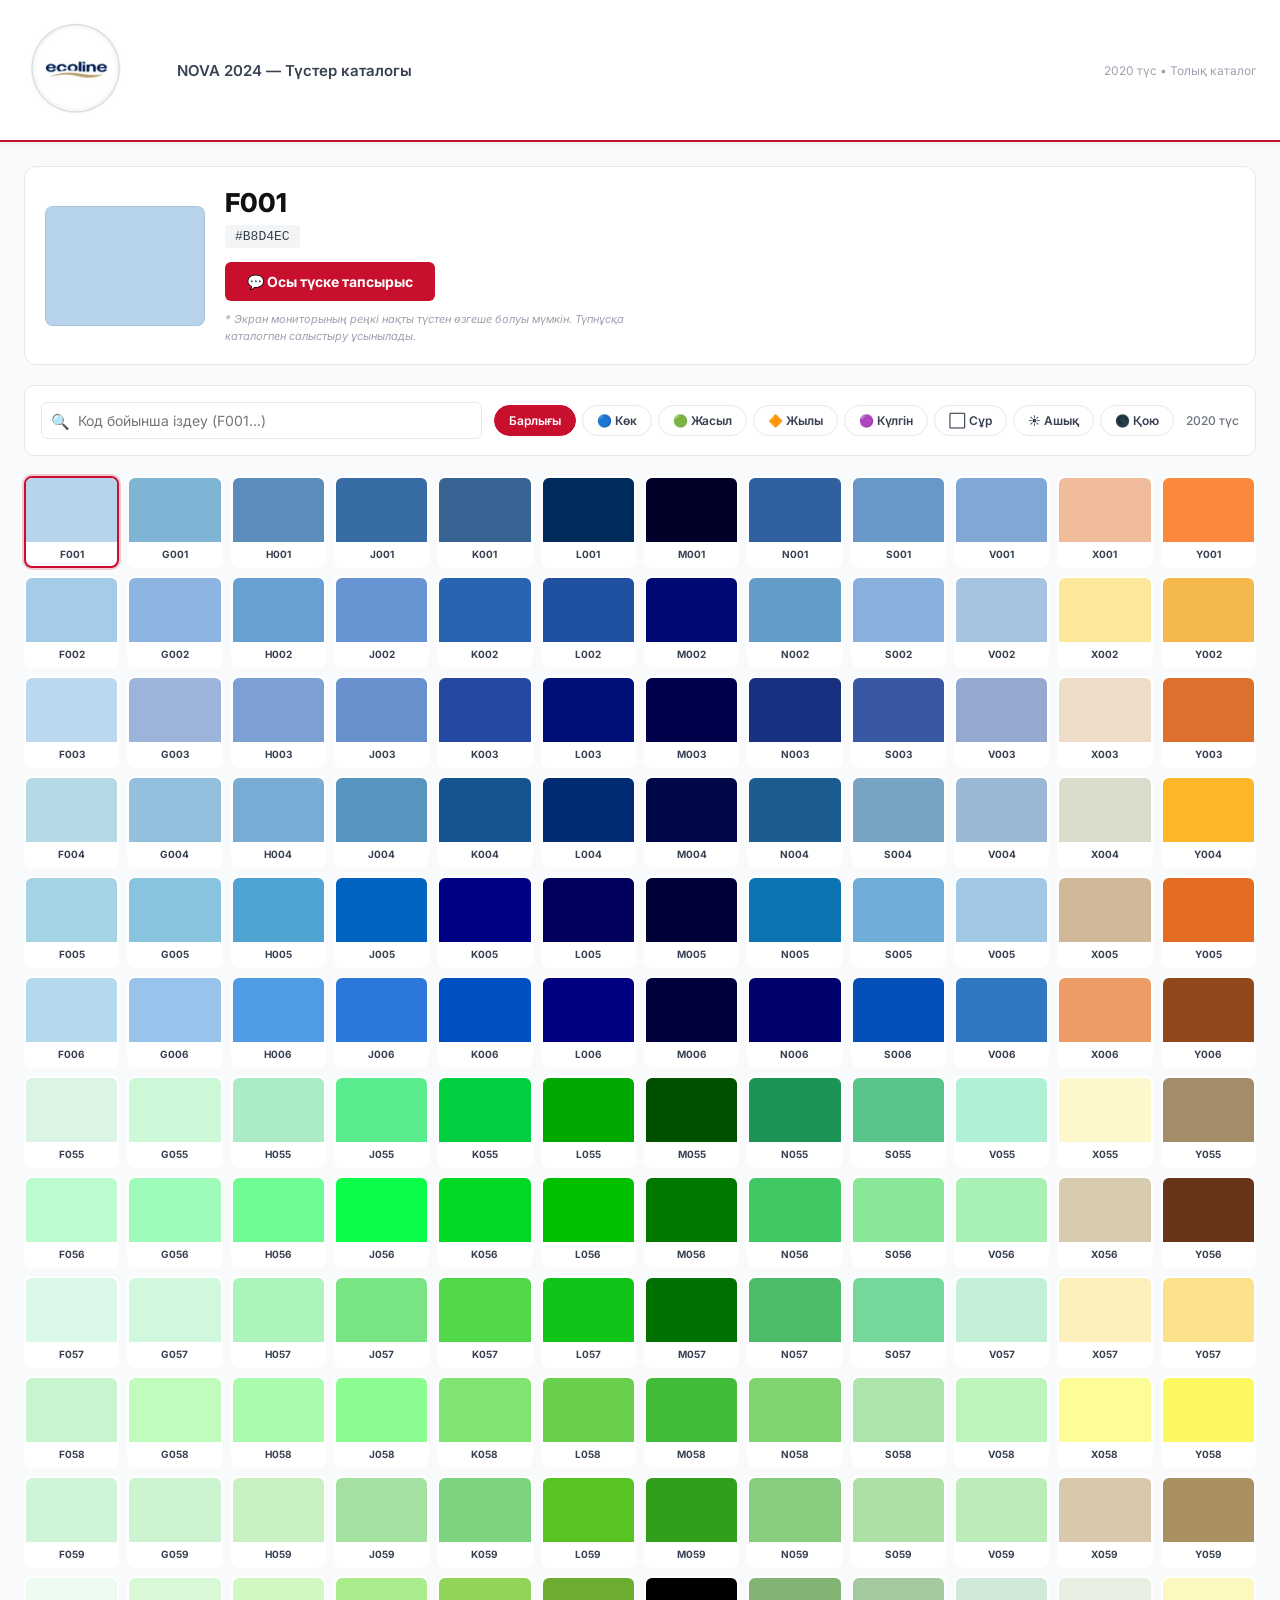
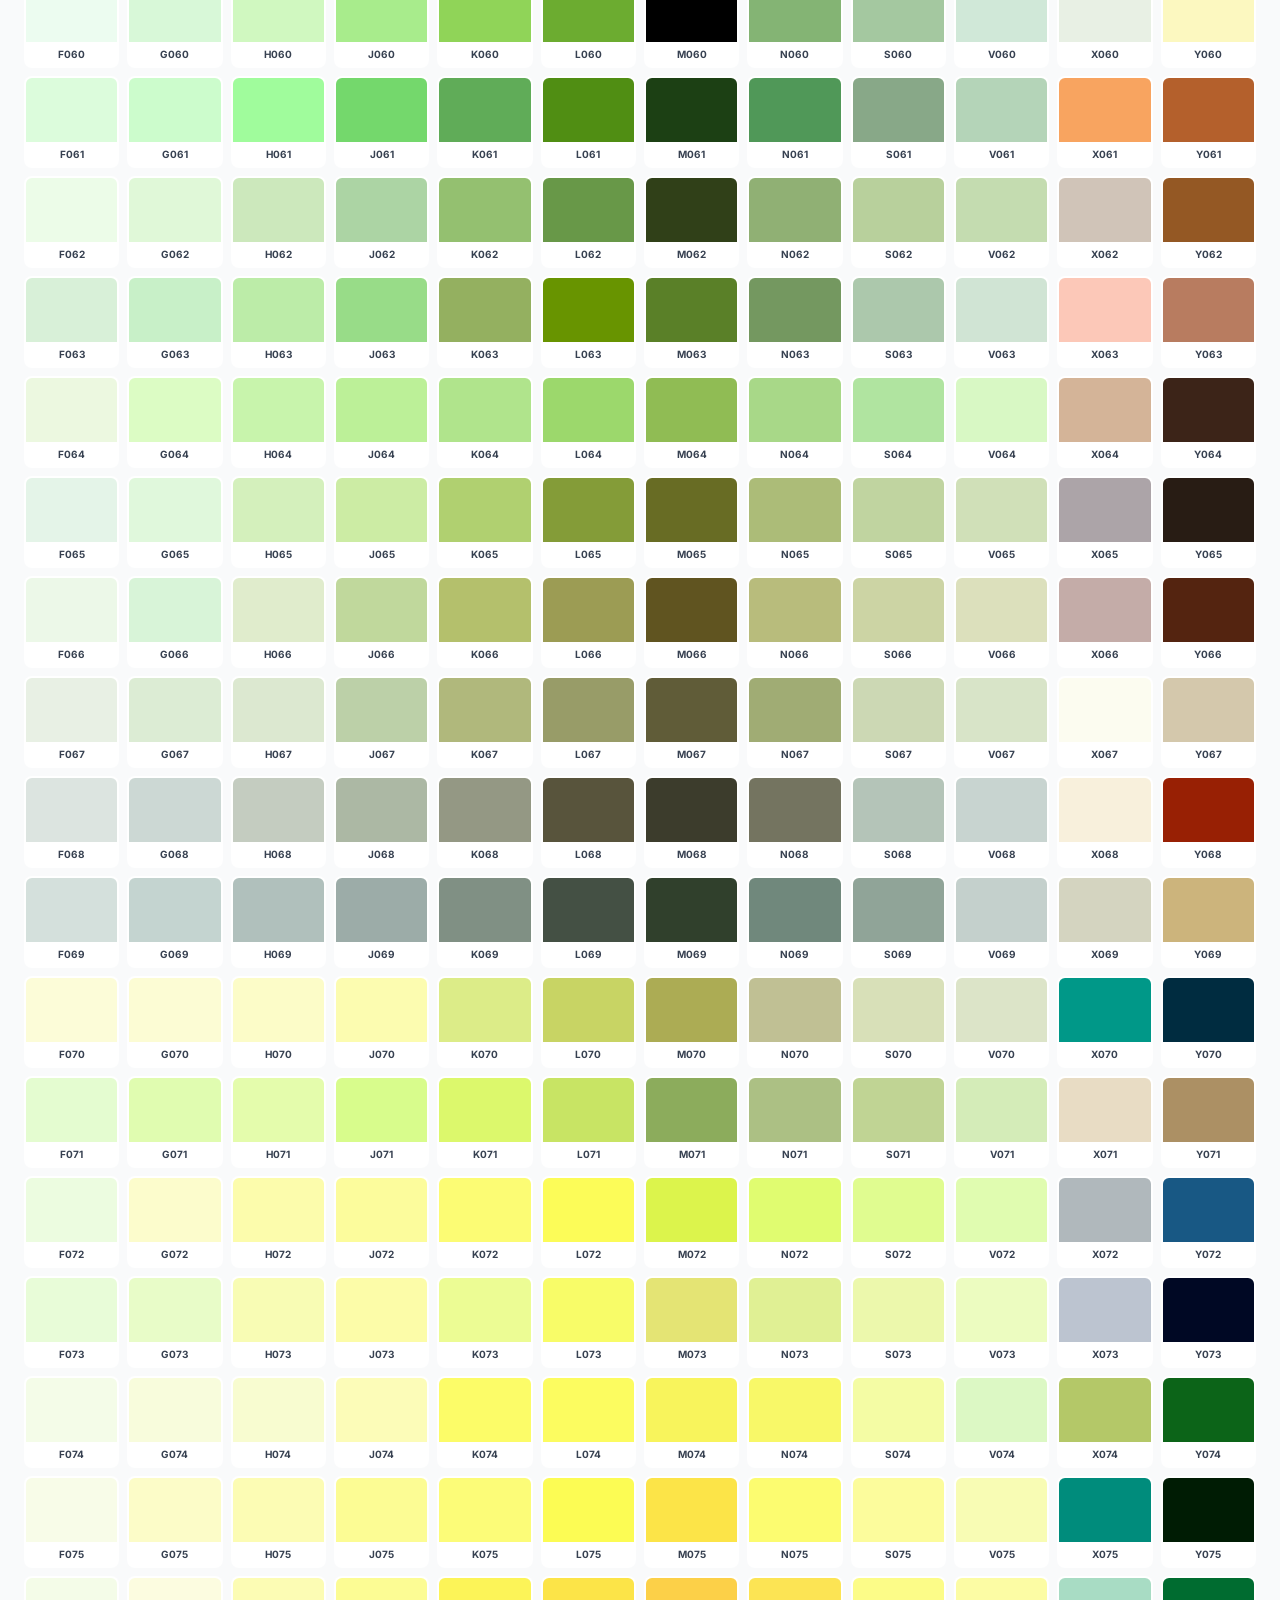
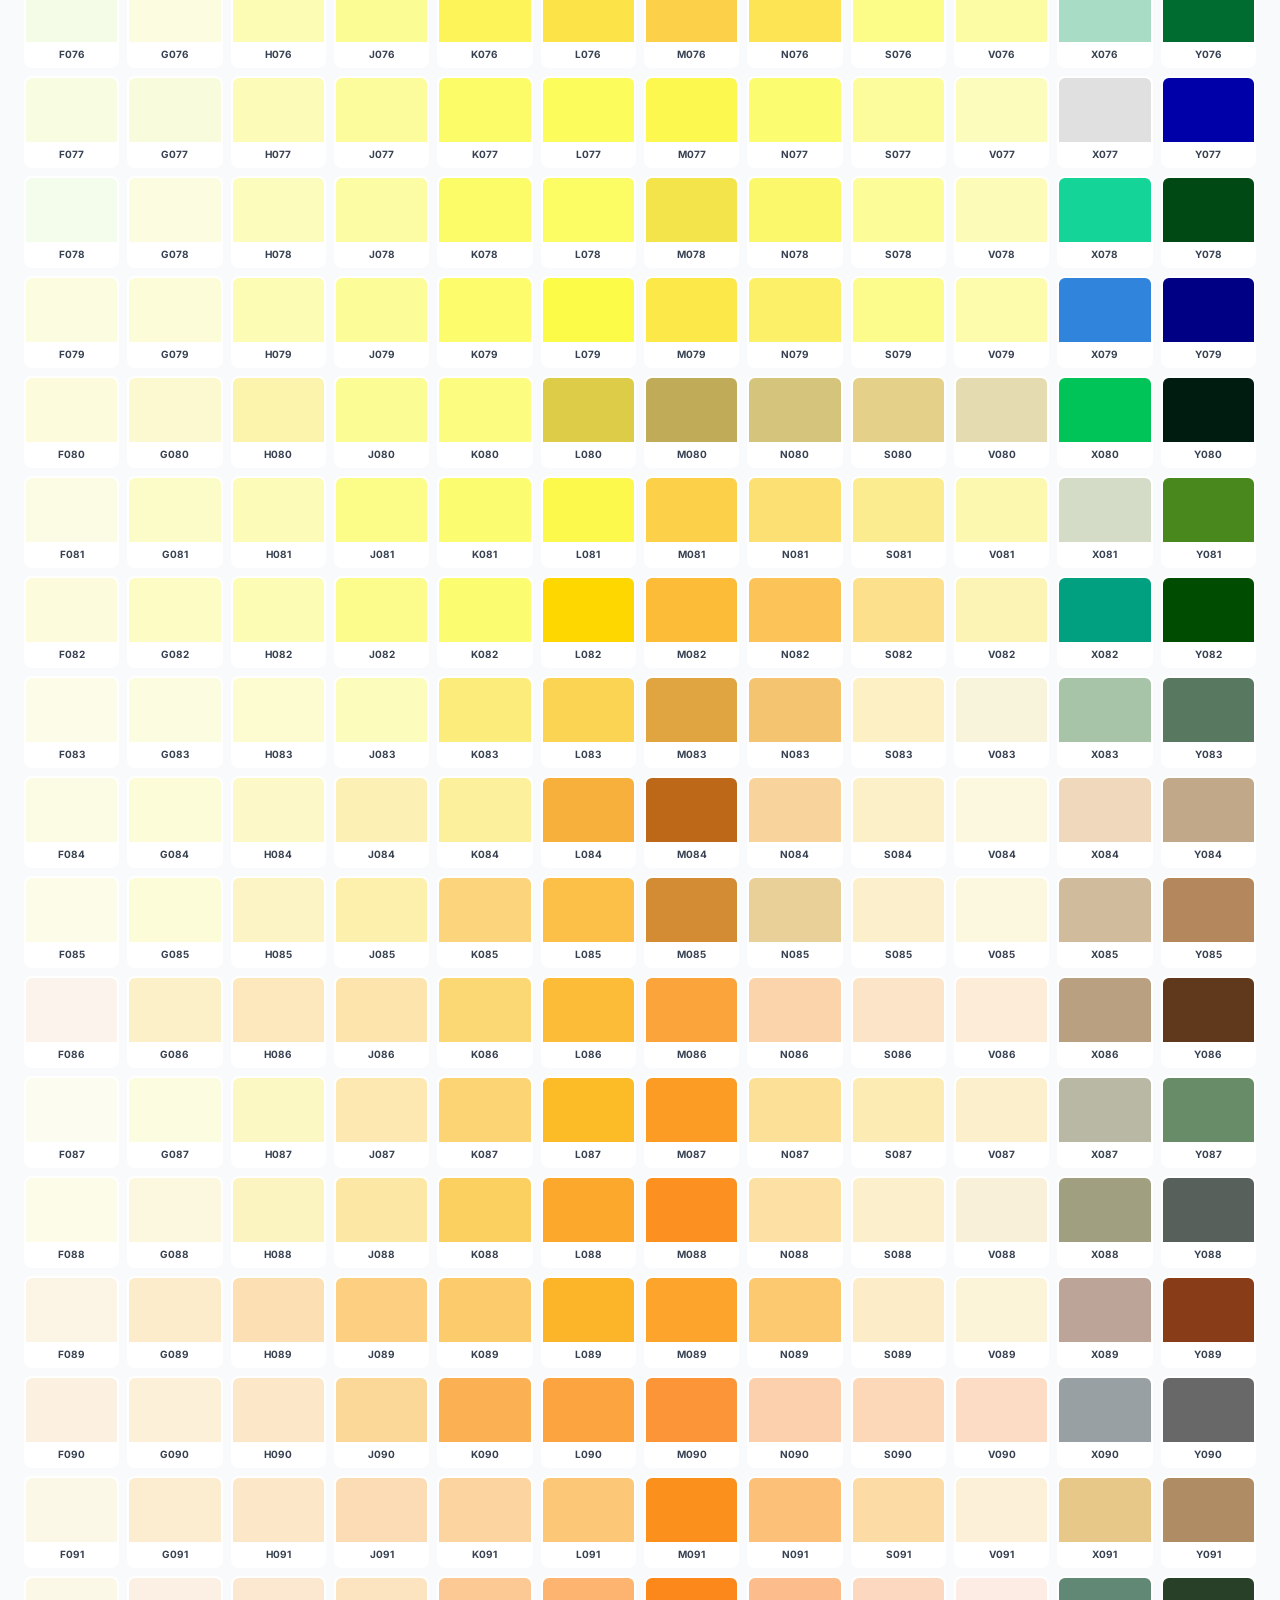
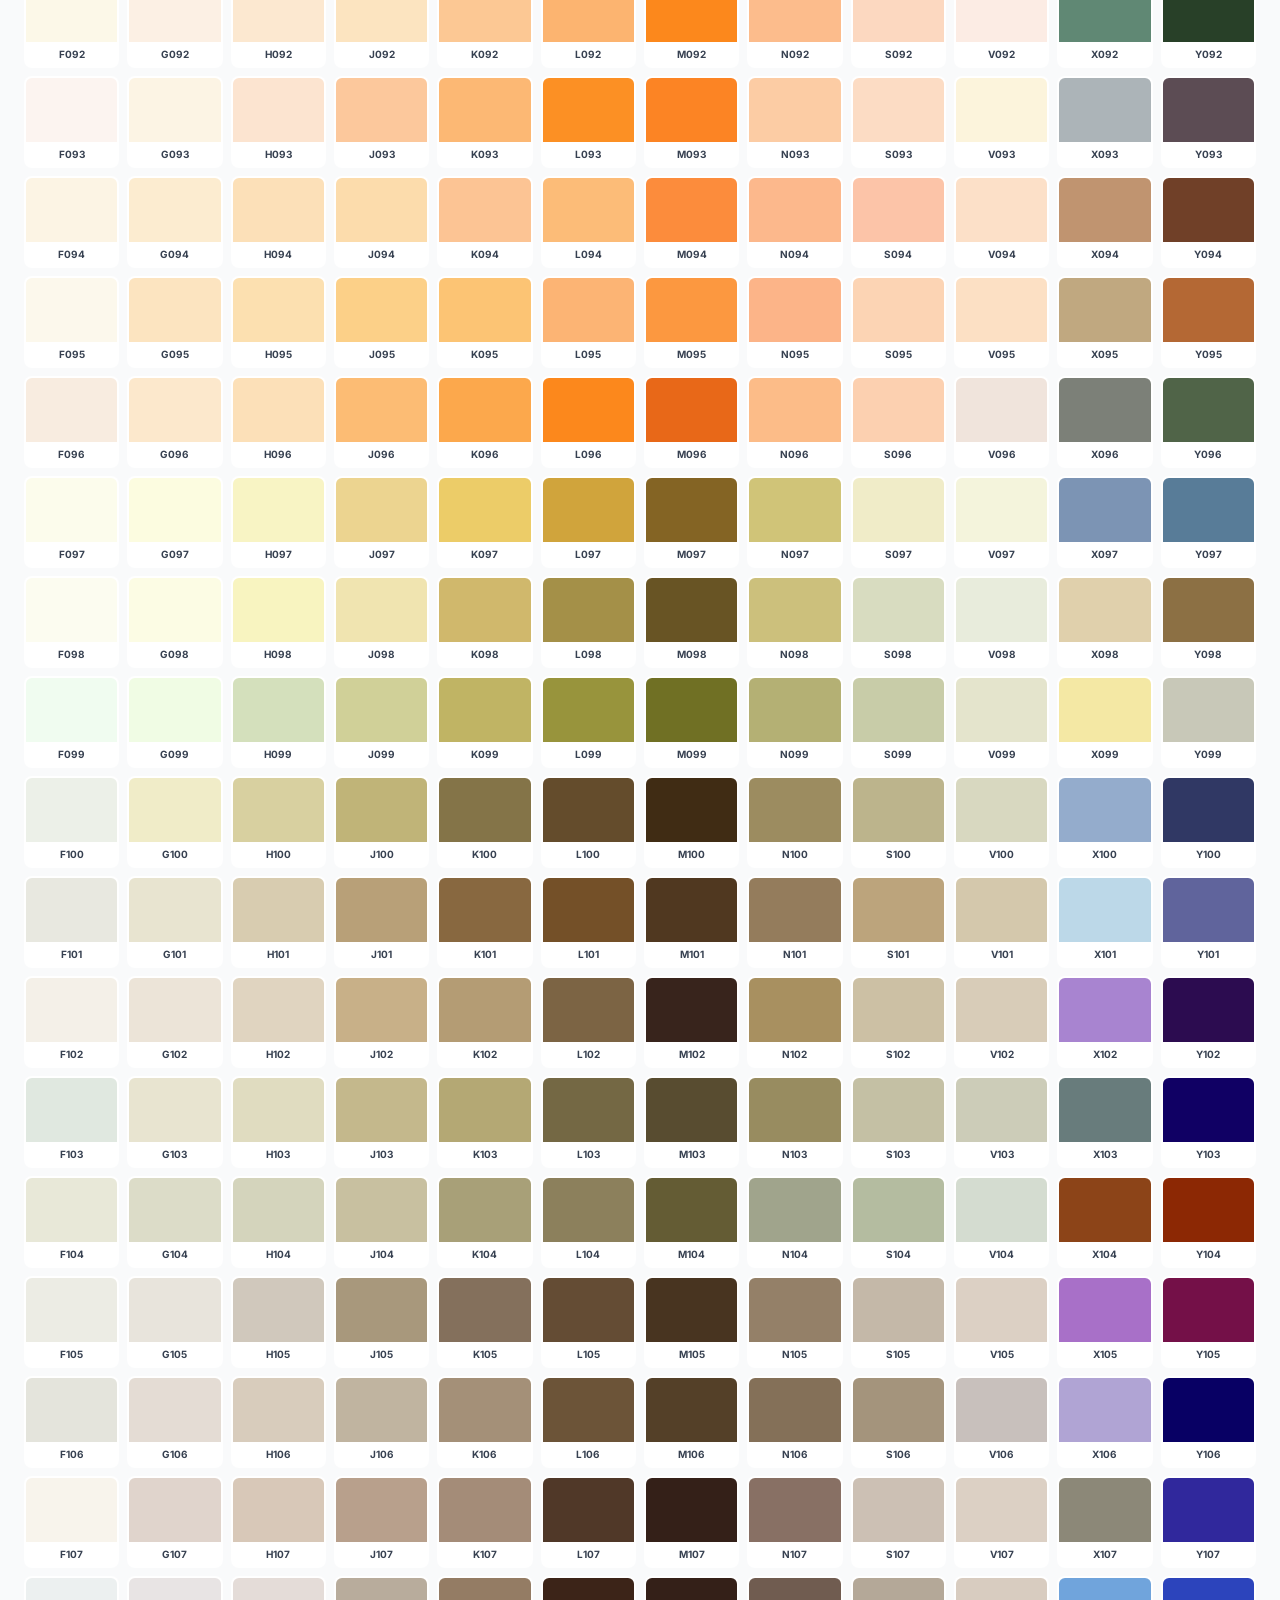
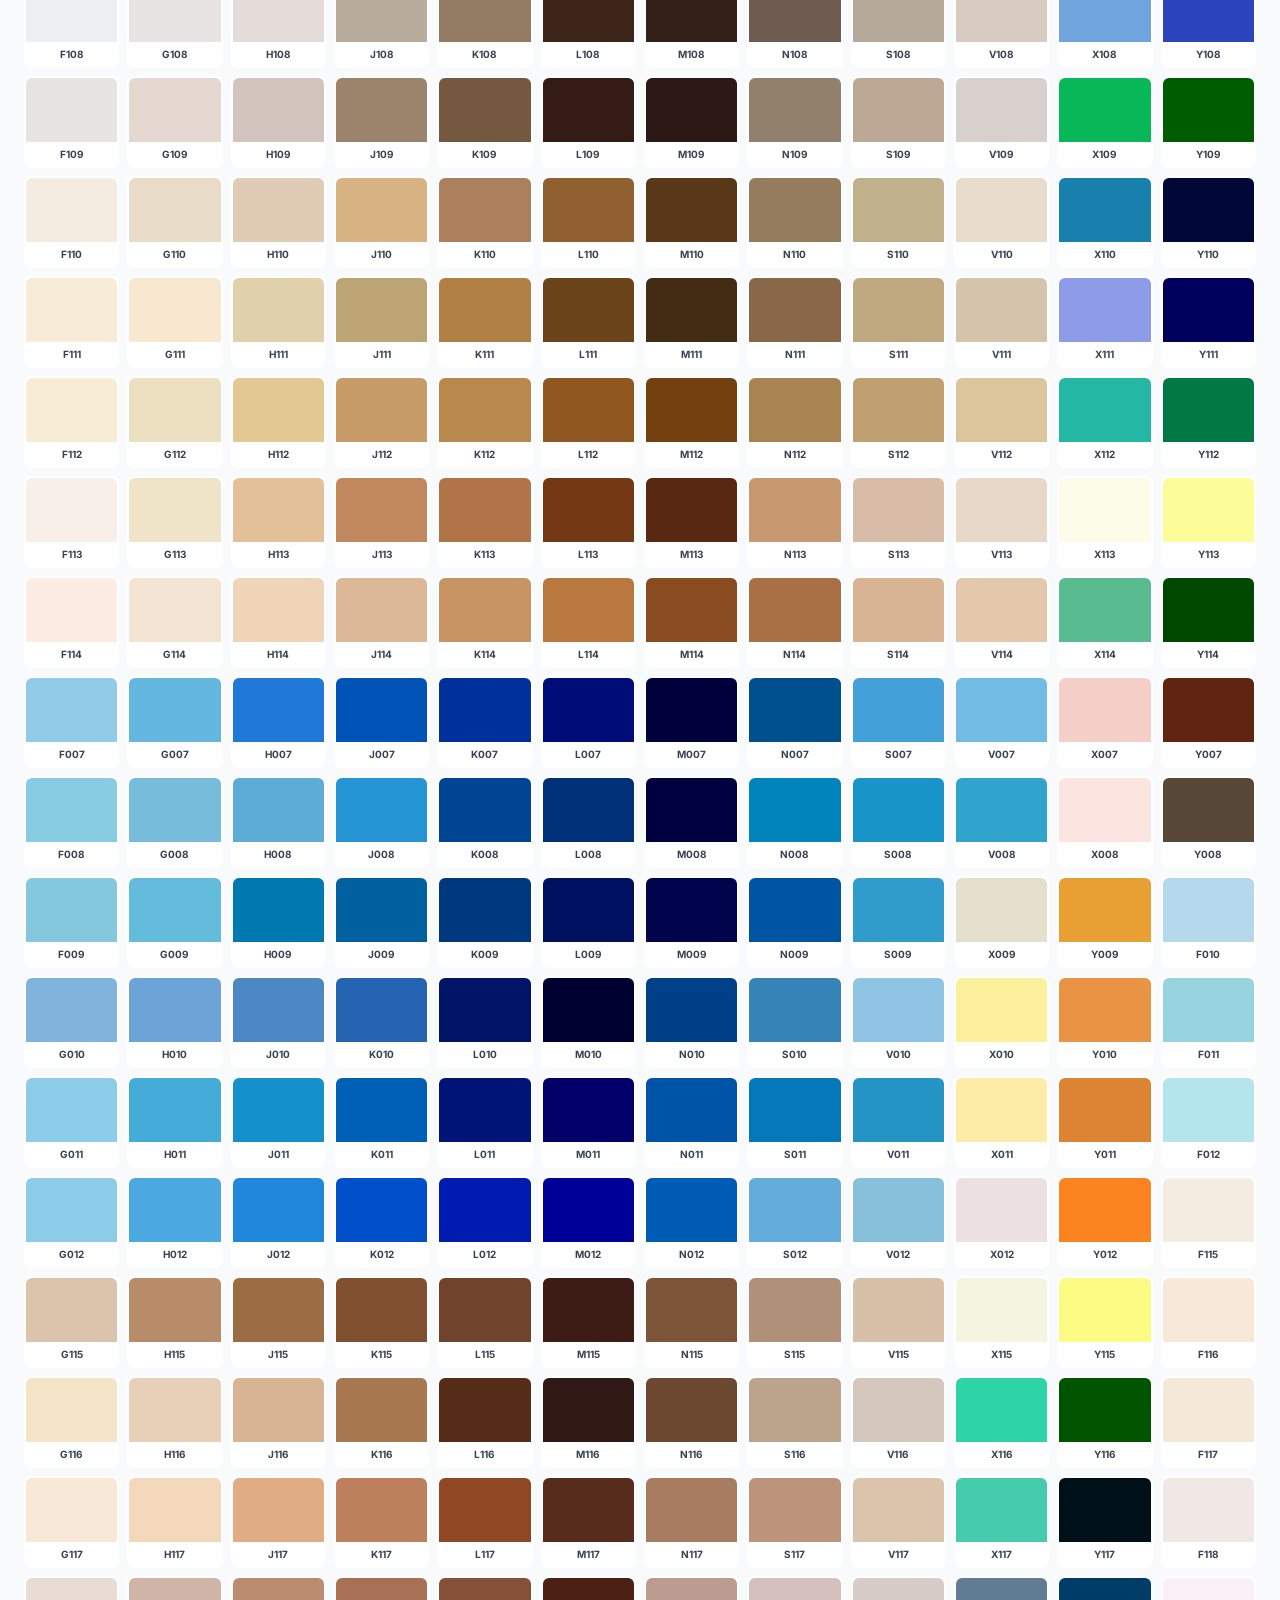
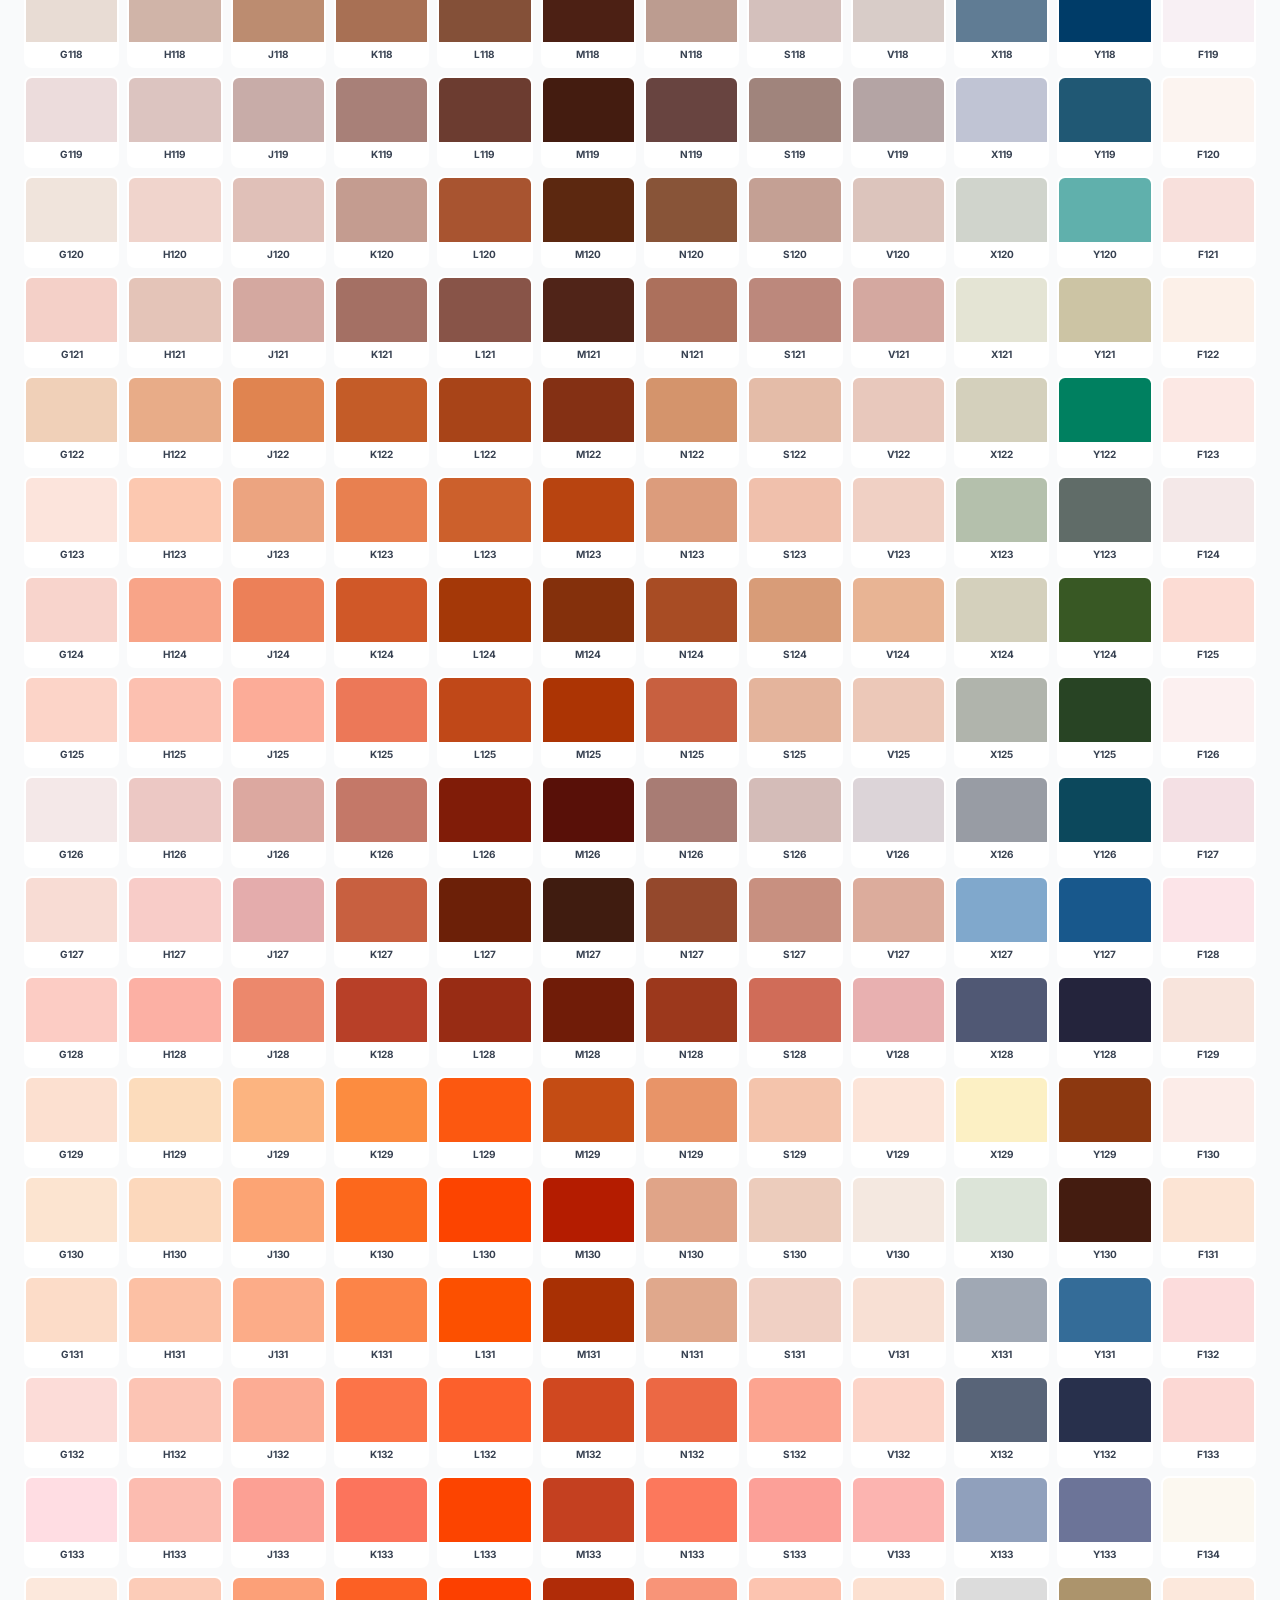
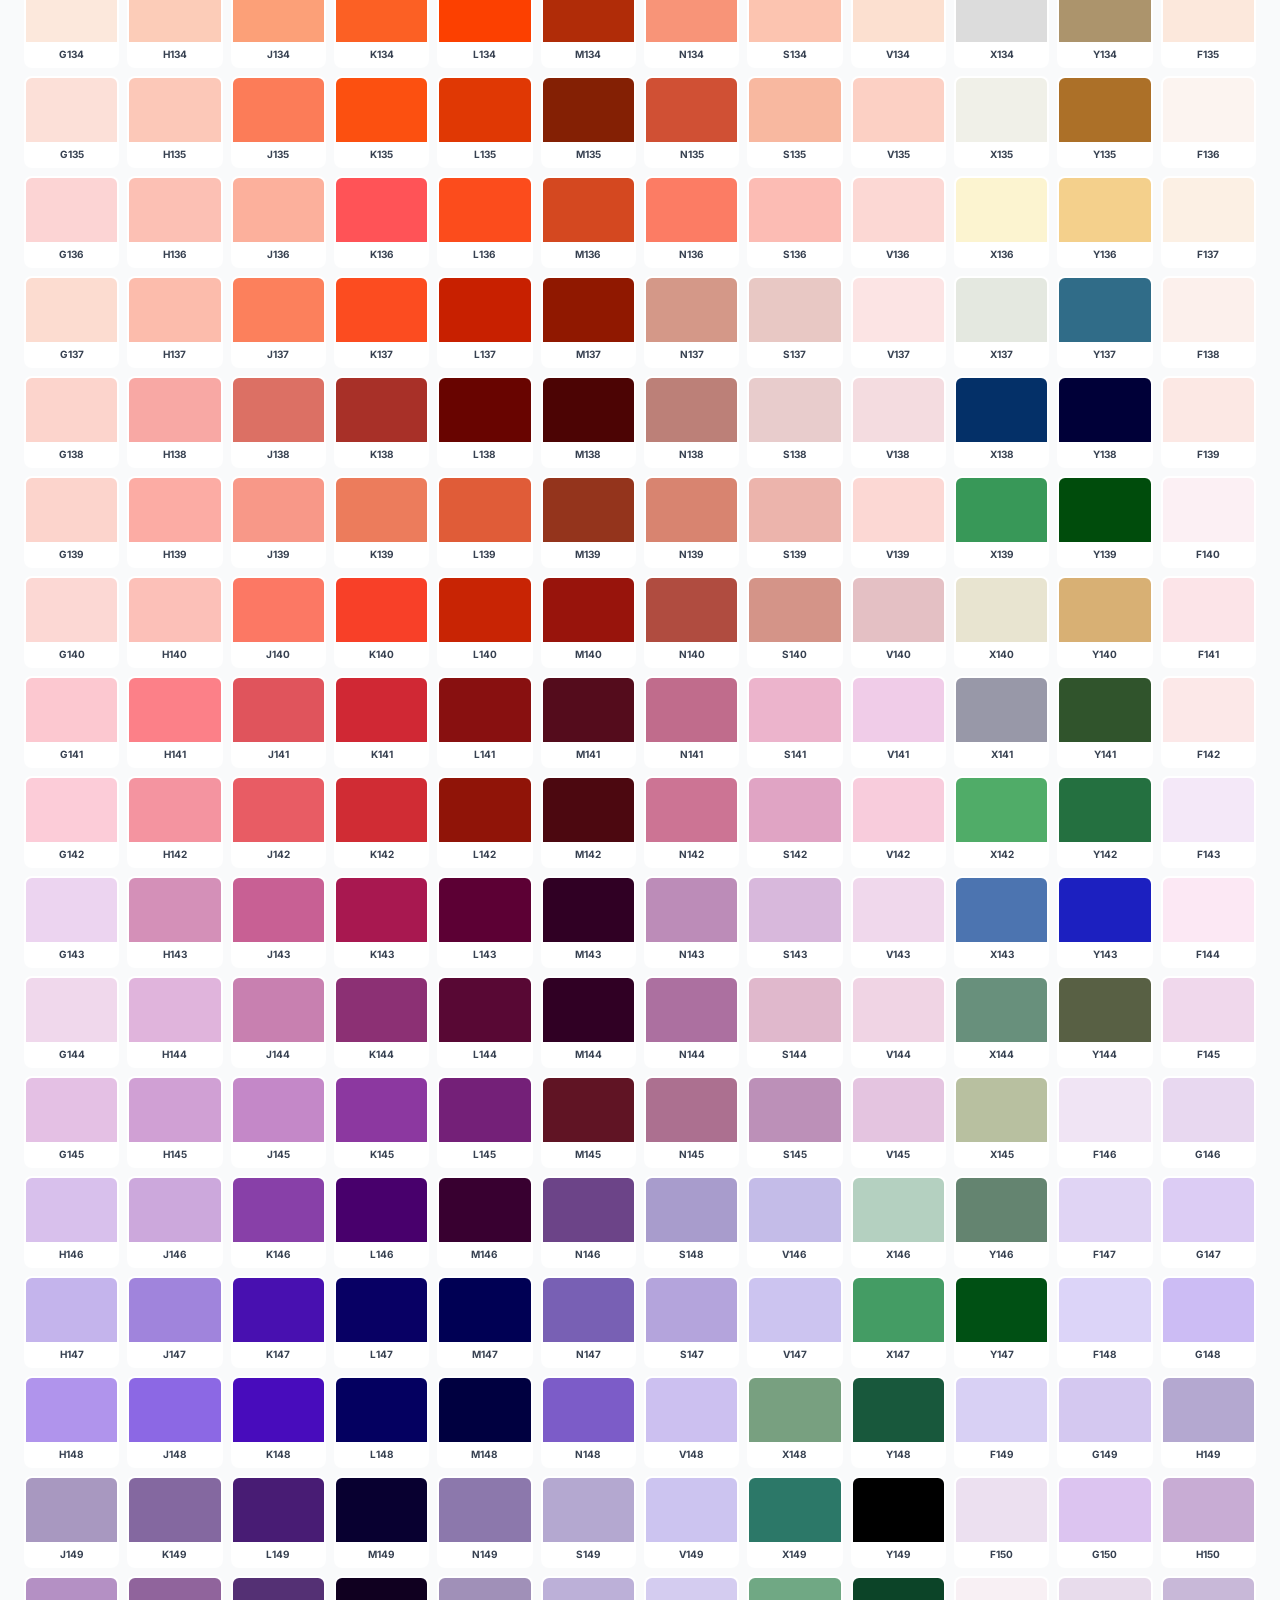
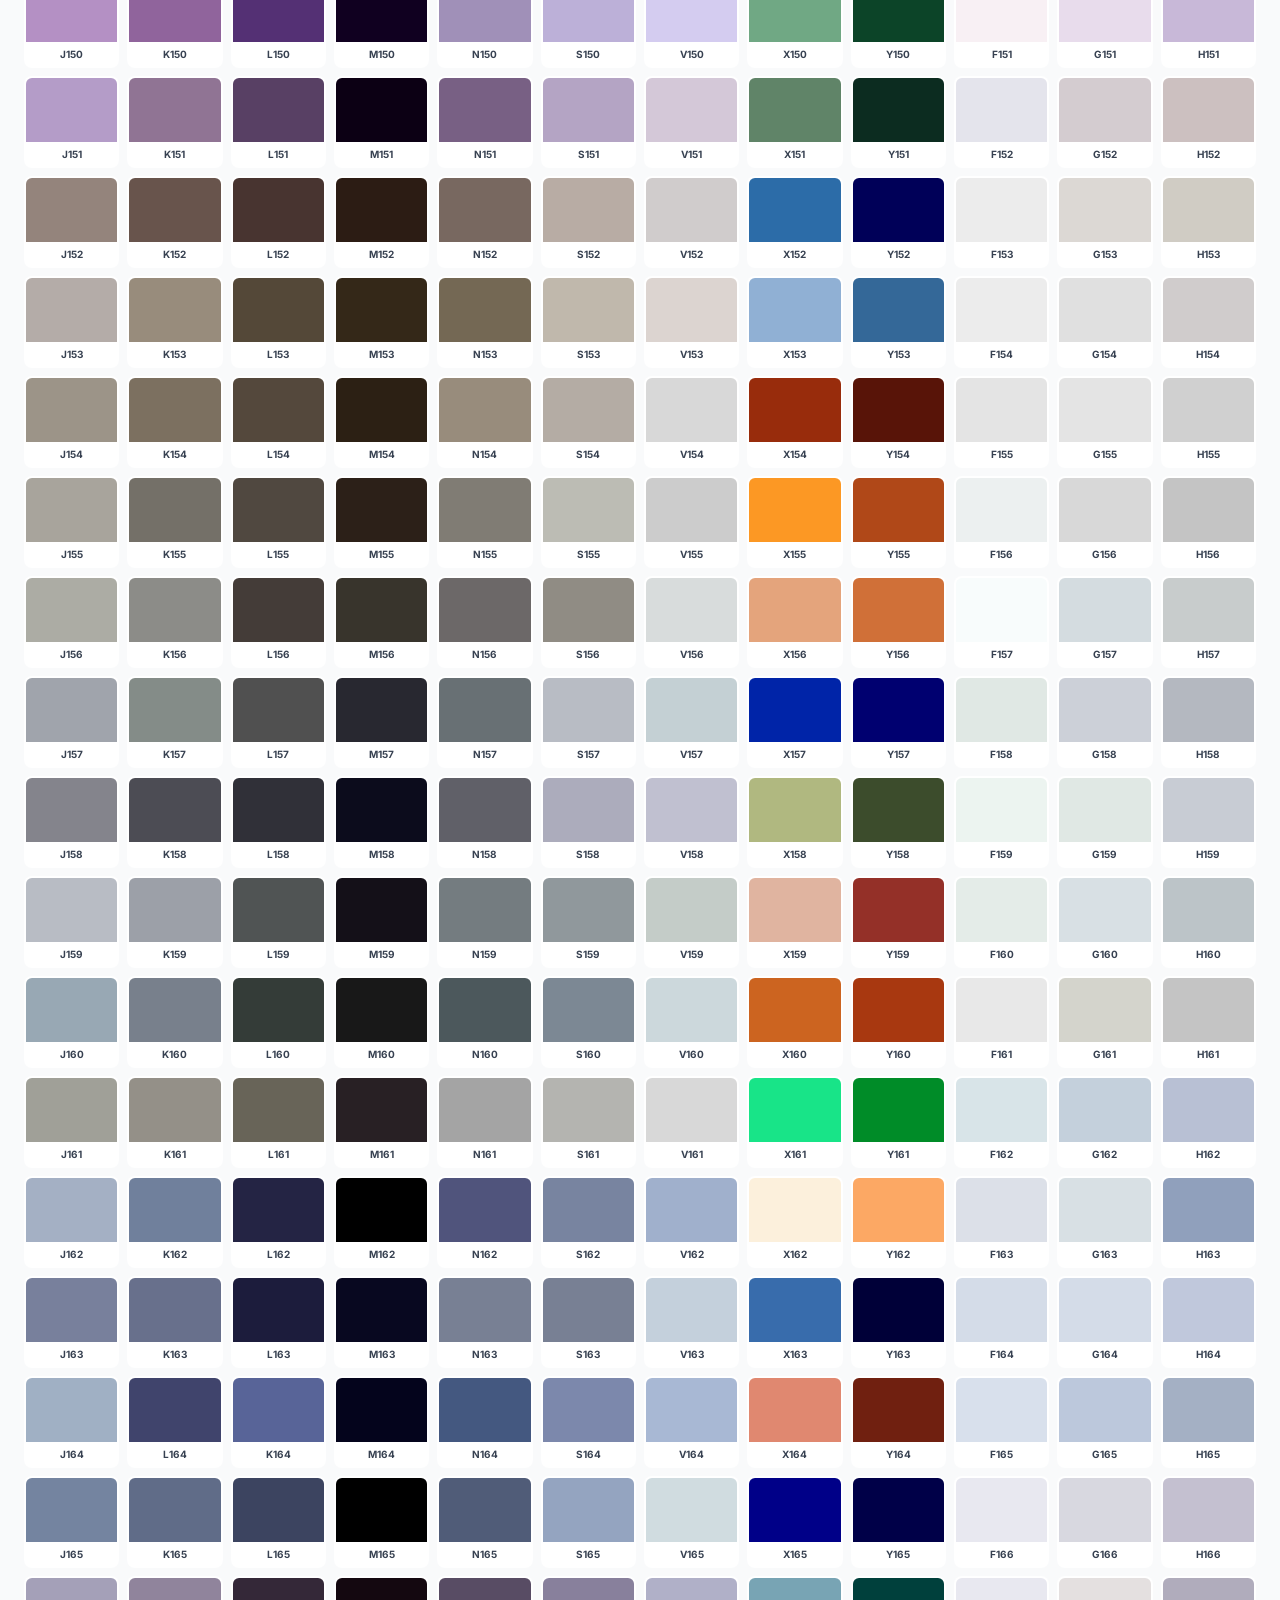
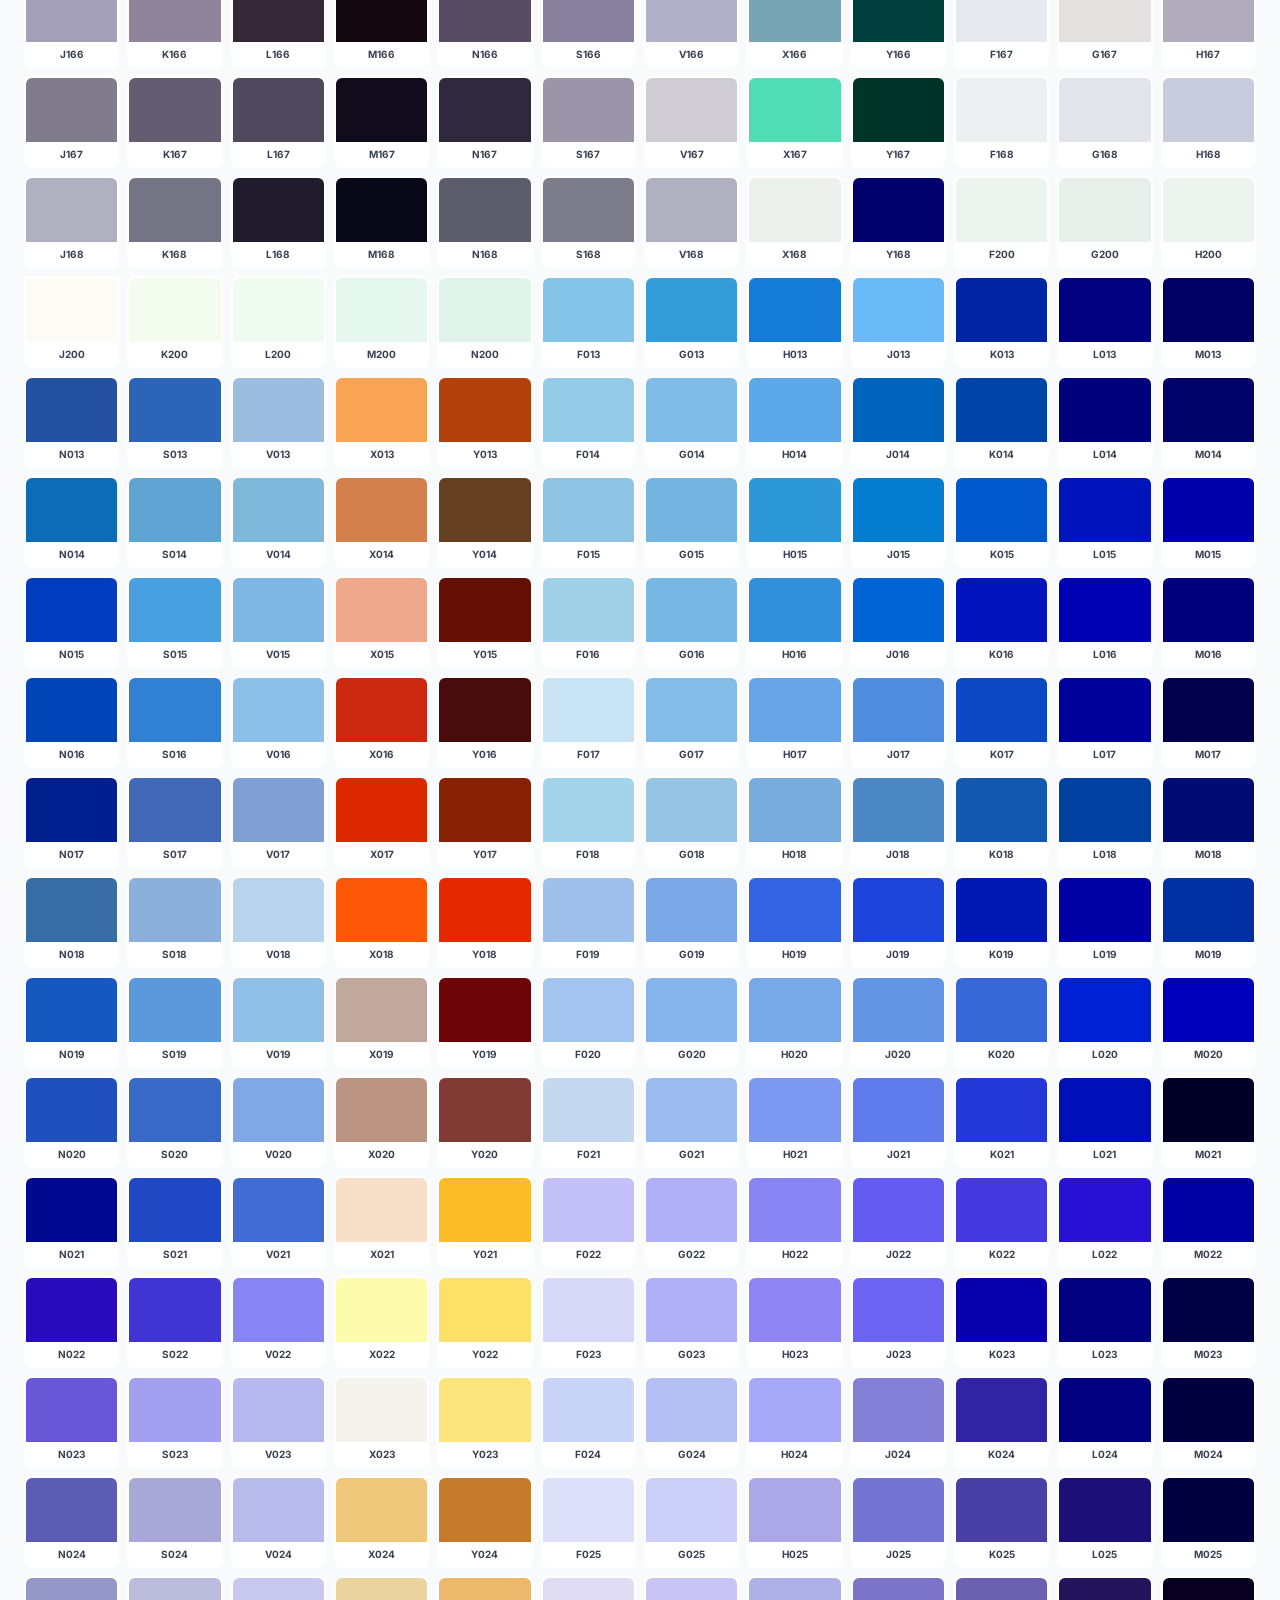
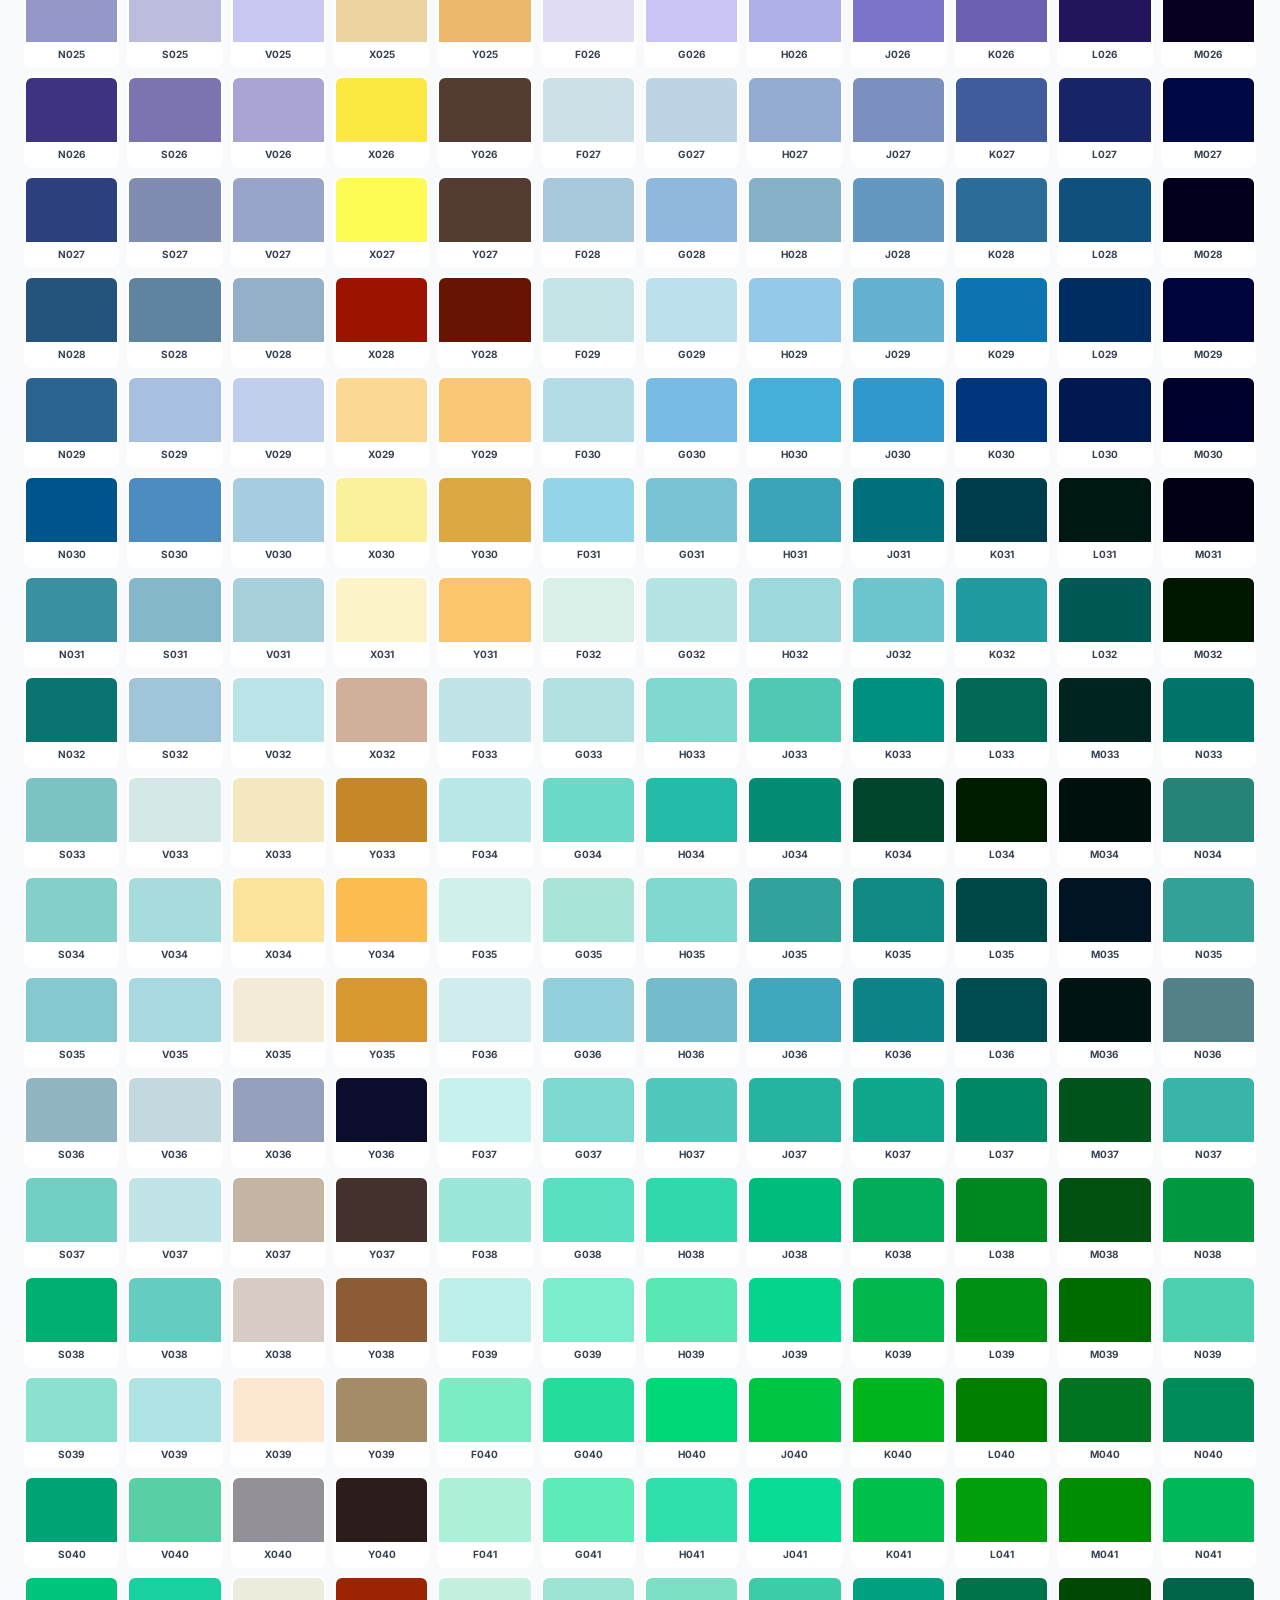
<file: nova-colors.html>
<!DOCTYPE html>
<html lang="kk">
<head>
<meta charset="UTF-8">
<meta name="viewport" content="width=device-width, initial-scale=1.0">
<title>NOVA 2024 — Түстер каталогы | Ecoline</title>
<link href="https://fonts.googleapis.com/css2?family=Inter:wght@400;500;600;700&display=swap" rel="stylesheet">
<style>
*{margin:0;padding:0;box-sizing:border-box}

*{margin:0;padding:0;box-sizing:border-box}
:root{--red:#C8102E;--text:#1f2937;--text2:#6b7280;--border:#e5e7eb;--light:#f9fafb}
body{font-family:'Source Sans 3','Segoe UI',sans-serif}
.site-header{background:#fff;border-bottom:2px solid var(--red);position:sticky;top:0;z-index:1000;box-shadow:0 2px 8px rgba(0,0,0,.06)}
.hd-inner{width:100%;padding:0 40px 0 16px;display:flex;justify-content:flex-start;align-items:center;height:140px;gap:0}
.hd-logo{display:flex;align-items:center;margin-right:32px;flex-shrink:0;text-decoration:none}
.hd-nav{display:flex;align-items:stretch;height:100%;flex:1;gap:4px;margin-left:auto}
.hd-nav a{color:var(--text2);padding:0 16px;height:100%;display:flex;align-items:center;font-size:14px;font-weight:600;text-decoration:none;transition:.15s;white-space:nowrap;border-bottom:3px solid transparent}
.hd-nav a:hover{color:var(--red)}
.hd-nav a.active{color:var(--red);border-bottom-color:var(--red)}
.hd-right{display:flex;align-items:center;gap:8px;margin-left:auto}
.hd-wa{background:#25D366;color:#fff;padding:8px 16px;border-radius:4px;font-size:13px;font-weight:700;text-decoration:none;display:flex;align-items:center;gap:6px}
.hd-wa:hover{background:#1daf55;color:#fff}
@media(max-width:640px){
  .hd-nav{display:none}
  .hd-inner{padding:0 16px}
}

:root{--red:#C8102E;--dark:#1d3557;--border:#e5e7eb;--bg:#f9fafb}
body{font-family:'Inter',sans-serif;background:var(--bg);color:#1f2937}
.header{background:#fff;border-bottom:2px solid var(--red);padding:10px 24px;display:flex;align-items:center;gap:16px;position:sticky;top:0;z-index:100;box-shadow:0 2px 8px rgba(0,0,0,.06);min-height:140px}
.logo{font-weight:800;font-size:20px;color:var(--red);letter-spacing:1px}
.header-title{font-size:15px;font-weight:600;color:#374151}
.header-sub{font-size:12px;color:#9ca3af;margin-left:auto}
.container{max-width:1400px;margin:0 auto;padding:24px}
.controls{display:flex;gap:12px;margin-bottom:20px;flex-wrap:wrap;align-items:center;background:#fff;padding:16px;border-radius:10px;border:1px solid var(--border)}
.search-wrap{position:relative;flex:1;min-width:200px}
.search-wrap input{width:100%;padding:9px 16px 9px 36px;border:1px solid var(--border);border-radius:6px;font-size:14px;outline:none;font-family:inherit}
.search-wrap input:focus{border-color:var(--red)}
.search-icon{position:absolute;left:10px;top:50%;transform:translateY(-50%);font-size:15px;color:#9ca3af}
.filters{display:flex;gap:6px;flex-wrap:wrap}
.fbtn{background:#fff;border:1px solid var(--border);padding:7px 14px;border-radius:16px;font-size:12px;font-weight:600;cursor:pointer;font-family:inherit;transition:.15s;color:#374151}
.fbtn:hover,.fbtn.active{background:var(--red);border-color:var(--red);color:#fff}
.count{font-size:12px;color:#6b7280;font-weight:500;white-space:nowrap}
.preview{background:#fff;border:1px solid var(--border);border-radius:12px;padding:20px;margin-bottom:20px;display:grid;grid-template-columns:160px 1fr;gap:20px;align-items:center}
.prev-swatch{height:120px;border-radius:8px;border:1px solid rgba(0,0,0,.08);transition:background .3s}
.prev-code{font-size:26px;font-weight:800;color:#111;margin-bottom:6px}
.prev-hex{font-family:monospace;background:#f3f4f6;padding:4px 10px;border-radius:4px;font-size:13px;color:#374151;display:inline-block;margin-bottom:14px}
.btn-order{background:var(--red);color:#fff;border:none;padding:11px 22px;border-radius:6px;font-size:14px;font-weight:700;cursor:pointer;font-family:inherit;display:flex;align-items:center;gap:8px}
.btn-order:hover{background:#a50d25}
.prev-note{font-size:11px;color:#9ca3af;margin-top:10px;font-style:italic;max-width:400px;line-height:1.5}
.grid{display:grid;grid-template-columns:repeat(auto-fill,minmax(90px,1fr));gap:8px}
.card{background:#fff;border:2px solid transparent;border-radius:8px;overflow:hidden;cursor:pointer;transition:.2s}
.card:hover{transform:translateY(-3px);box-shadow:0 6px 16px rgba(0,0,0,.1)}
.card.active{border-color:var(--red);box-shadow:0 0 0 2px rgba(200,16,46,.2)}
.swatch{height:64px;width:100%}
.card-info{padding:6px;text-align:center}
.card-code{font-size:10px;font-weight:700;color:#374151}
.empty{grid-column:1/-1;text-align:center;padding:40px;color:#9ca3af}
@media(max-width:640px){
  .preview{grid-template-columns:1fr}
  .grid{grid-template-columns:repeat(auto-fill,minmax(70px,1fr));gap:6px}
  .header-sub{display:none}
}
</style>
</head>
<body>

<div class="header">
  <a href="index.html" style="display:flex;align-items:center;flex-shrink:0;margin-left:0;margin-right:32px"><img src="images/ecoline-logo.png" alt="Ecoline" height="120" style="display:block"></a>
  <div class="header-title">NOVA 2024 — Түстер каталогы</div>
  <div class="header-sub">2020 түс • Толық каталог</div>
</div>
<div class="container">
  <div class="preview">
    <div class="prev-swatch" id="pSwatch" style="background:#B8D4EC"></div>
    <div>
      <div class="prev-code" id="pCode">F001</div>
      <div class="prev-hex" id="pHex">#B8D4EC</div>
      <button class="btn-order" onclick="orderColor()">💬 Осы түске тапсырыс</button>
      <div class="prev-note">* Экран мониторының реңкі нақты түстен өзгеше болуы мүмкін. Түпнұсқа каталогпен салыстыру ұсынылады.</div>
    </div>
  </div>
  <div class="controls">
    <div class="search-wrap">
      <span class="search-icon">🔍</span>
      <input type="text" id="search" placeholder="Код бойынша іздеу (F001...)" oninput="render()">
    </div>
    <div class="filters">
      <button class="fbtn active" onclick="setF('all',this)">Барлығы</button>
      <button class="fbtn" onclick="setF('blue',this)">🔵 Көк</button>
      <button class="fbtn" onclick="setF('green',this)">🟢 Жасыл</button>
      <button class="fbtn" onclick="setF('warm',this)">🔶 Жылы</button>
      <button class="fbtn" onclick="setF('purple',this)">🟣 Күлгін</button>
      <button class="fbtn" onclick="setF('grey',this)">⬜ Сұр</button>
      <button class="fbtn" onclick="setF('light',this)">☀️ Ашық</button>
      <button class="fbtn" onclick="setF('deep',this)">🌑 Қою</button>
    </div>
    <div class="count" id="count"></div>
  </div>
  <div class="grid" id="grid"></div>
</div>
<script>
const COLORS = [{"code":"F001","hex":"#B8D4EC","category":"blue"},{"code":"G001","hex":"#80B4D4","category":"blue"},{"code":"H001","hex":"#5C8CBC","category":"blue"},{"code":"J001","hex":"#386CA4","category":"blue"},{"code":"K001","hex":"#386494","category":"blue"},{"code":"L001","hex":"#002C5C","category":"blue"},{"code":"M001","hex":"#000028","category":"deep"},{"code":"N001","hex":"#3060A0","category":"blue"},{"code":"S001","hex":"#6898C8","category":"blue"},{"code":"V001","hex":"#80A8D4","category":"blue"},{"code":"X001","hex":"#F0BC9C","category":"warm"},{"code":"Y001","hex":"#FC883C","category":"warm"},{"code":"F002","hex":"#A4CCE8","category":"blue"},{"code":"G002","hex":"#8CB4E0","category":"blue"},{"code":"H002","hex":"#68A0D4","category":"blue"},{"code":"J002","hex":"#6894D4","category":"blue"},{"code":"K002","hex":"#2864B0","category":"blue"},{"code":"L002","hex":"#2050A0","category":"blue"},{"code":"M002","hex":"#000874","category":"blue"},{"code":"N002","hex":"#649CC8","category":"blue"},{"code":"S002","hex":"#88B0DC","category":"blue"},{"code":"V002","hex":"#A4C4E0","category":"blue"},{"code":"X002","hex":"#FCE898","category":"light"},{"code":"Y002","hex":"#F4B84C","category":"warm"},{"code":"F003","hex":"#BCD8F0","category":"blue"},{"code":"G003","hex":"#9CB4DC","category":"blue"},{"code":"H003","hex":"#7CA0D4","category":"blue"},{"code":"J003","hex":"#6890CC","category":"blue"},{"code":"K003","hex":"#2448A4","category":"blue"},{"code":"L003","hex":"#001078","category":"blue"},{"code":"M003","hex":"#00004C","category":"deep"},{"code":"N003","hex":"#183080","category":"blue"},{"code":"S003","hex":"#3858A4","category":"blue"},{"code":"V003","hex":"#94A8D0","category":"blue"},{"code":"X003","hex":"#ECDCC8","category":"light"},{"code":"Y003","hex":"#DC702C","category":"warm"},{"code":"F004","hex":"#B4D8E4","category":"blue"},{"code":"G004","hex":"#94C0E0","category":"blue"},{"code":"H004","hex":"#78ACD4","category":"blue"},{"code":"J004","hex":"#5894C0","category":"blue"},{"code":"K004","hex":"#145490","category":"blue"},{"code":"L004","hex":"#002C74","category":"blue"},{"code":"M004","hex":"#000848","category":"deep"},{"code":"N004","hex":"#1C5C90","category":"blue"},{"code":"S004","hex":"#78A4C4","category":"blue"},{"code":"V004","hex":"#98B8D4","category":"blue"},{"code":"X004","hex":"#DCDCCC","category":"light"},{"code":"Y004","hex":"#FCB828","category":"warm"},{"code":"F005","hex":"#A4D4E4","category":"blue"},{"code":"G005","hex":"#88C4E0","category":"blue"},{"code":"H005","hex":"#50A4D4","category":"blue"},{"code":"J005","hex":"#0064C0","category":"blue"},{"code":"K005","hex":"#000084","category":"blue"},{"code":"L005","hex":"#00005C","category":"deep"},{"code":"M005","hex":"#000038","category":"deep"},{"code":"N005","hex":"#0C74B0","category":"blue"},{"code":"S005","hex":"#70ACD8","category":"blue"},{"code":"V005","hex":"#A0C8E4","category":"blue"},{"code":"X005","hex":"#D0B898","category":"warm"},{"code":"Y005","hex":"#E46C20","category":"warm"},{"code":"F006","hex":"#B4D8EC","category":"blue"},{"code":"G006","hex":"#98C4EC","category":"blue"},{"code":"H006","hex":"#509CE4","category":"blue"},{"code":"J006","hex":"#2C78D8","category":"blue"},{"code":"K006","hex":"#0050C4","category":"blue"},{"code":"L006","hex":"#000080","category":"blue"},{"code":"M006","hex":"#00003C","category":"deep"},{"code":"N006","hex":"#00006C","category":"deep"},{"code":"S006","hex":"#0450B8","category":"blue"},{"code":"V006","hex":"#3078C0","category":"blue"},{"code":"X006","hex":"#EC9C64","category":"warm"},{"code":"Y006","hex":"#90481C","category":"warm"},{"code":"F055","hex":"#DCF4E4","category":"light"},{"code":"G055","hex":"#CCF8D8","category":"green"},{"code":"H055","hex":"#ACECC4","category":"green"},{"code":"J055","hex":"#58EC8C","category":"green"},{"code":"K055","hex":"#00D040","category":"green"},{"code":"L055","hex":"#00A800","category":"green"},{"code":"M055","hex":"#005000","category":"deep"},{"code":"N055","hex":"#1C9458","category":"green"},{"code":"S055","hex":"#58C48C","category":"green"},{"code":"V055","hex":"#B0F0D4","category":"green"},{"code":"X055","hex":"#FCF8CC","category":"light"},{"code":"Y055","hex":"#A48C68","category":"warm"},{"code":"F056","hex":"#BCFCD0","category":"green"},{"code":"G056","hex":"#9CFCB8","category":"green"},{"code":"H056","hex":"#70FC94","category":"green"},{"code":"J056","hex":"#08FC48","category":"green"},{"code":"K056","hex":"#00D824","category":"green"},{"code":"L056","hex":"#00C000","category":"green"},{"code":"M056","hex":"#007800","category":"green"},{"code":"N056","hex":"#40C864","category":"green"},{"code":"S056","hex":"#88E898","category":"green"},{"code":"V056","hex":"#A8F0B4","category":"green"},{"code":"X056","hex":"#D8CCB0","category":"light"},{"code":"Y056","hex":"#683418","category":"warm"},{"code":"F057","hex":"#DCF8E8","category":"light"},{"code":"G057","hex":"#D0F8DC","category":"green"},{"code":"H057","hex":"#ACF4BC","category":"green"},{"code":"J057","hex":"#78E484","category":"green"},{"code":"K057","hex":"#50D848","category":"green"},{"code":"L057","hex":"#10C418","category":"green"},{"code":"M057","hex":"#007000","category":"deep"},{"code":"N057","hex":"#4CBC68","category":"green"},{"code":"S057","hex":"#74D89C","category":"green"},{"code":"V057","hex":"#C4F0D8","category":"green"},{"code":"X057","hex":"#FCF0BC","category":"light"},{"code":"Y057","hex":"#FCE08C","category":"warm"},{"code":"F058","hex":"#C8F4D0","category":"green"},{"code":"G058","hex":"#C0FCBC","category":"green"},{"code":"H058","hex":"#A8FCAC","category":"green"},{"code":"J058","hex":"#8CFC90","category":"green"},{"code":"K058","hex":"#80E470","category":"green"},{"code":"L058","hex":"#68D04C","category":"green"},{"code":"M058","hex":"#40BC38","category":"green"},{"code":"N058","hex":"#80D470","category":"green"},{"code":"S058","hex":"#ACE4AC","category":"green"},{"code":"V058","hex":"#BCF4BC","category":"green"},{"code":"X058","hex":"#FCFC98","category":"light"},{"code":"Y058","hex":"#FCF860","category":"light"},{"code":"F059","hex":"#D0F4D8","category":"light"},{"code":"G059","hex":"#CCF4D0","category":"green"},{"code":"H059","hex":"#C8F0C0","category":"green"},{"code":"J059","hex":"#A4E0A0","category":"green"},{"code":"K059","hex":"#7CD480","category":"green"},{"code":"L059","hex":"#58C424","category":"green"},{"code":"M059","hex":"#30A01C","category":"green"},{"code":"N059","hex":"#88CC80","category":"green"},{"code":"S059","hex":"#ACE0A4","category":"green"},{"code":"V059","hex":"#BCECB8","category":"green"},{"code":"X059","hex":"#D8C8AC","category":"light"},{"code":"Y059","hex":"#A89060","category":"warm"},{"code":"F060","hex":"#ECFCF0","category":"light"},{"code":"G060","hex":"#D8F8D8","category":"light"},{"code":"H060","hex":"#D0F8C0","category":"green"},{"code":"J060","hex":"#A8EC8C","category":"green"},{"code":"K060","hex":"#90D458","category":"green"},{"code":"L060","hex":"#6CAC30","category":"green"},{"code":"M060","hex":"#000000","category":"deep"},{"code":"N060","hex":"#84B474","category":"green"},{"code":"S060","hex":"#A4C8A0","category":"green"},{"code":"V060","hex":"#D0E8D8","category":"light"},{"code":"X060","hex":"#E8F0E4","category":"light"},{"code":"Y060","hex":"#FCF8C0","category":"light"},{"code":"F061","hex":"#DCFCDC","category":"light"},{"code":"G061","hex":"#CCFCCC","category":"green"},{"code":"H061","hex":"#A0FC9C","category":"green"},{"code":"J061","hex":"#74D86C","category":"green"},{"code":"K061","hex":"#60AC58","category":"green"},{"code":"L061","hex":"#508E13","category":"green"},{"code":"M061","hex":"#1C4014","category":"deep"},{"code":"N061","hex":"#509858","category":"green"},{"code":"S061","hex":"#88A888","category":"green"},{"code":"V061","hex":"#B4D4B8","category":"green"},{"code":"X061","hex":"#F8A460","category":"warm"},{"code":"Y061","hex":"#B4602C","category":"warm"},{"code":"F062","hex":"#ECFCE8","category":"light"},{"code":"G062","hex":"#E0F8D8","category":"light"},{"code":"H062","hex":"#CCE8BC","category":"green"},{"code":"J062","hex":"#ACD4A4","category":"green"},{"code":"K062","hex":"#94C070","category":"green"},{"code":"L062","hex":"#689848","category":"green"},{"code":"M062","hex":"#304018","category":"light"},{"code":"N062","hex":"#90B074","category":"green"},{"code":"S062","hex":"#B8D09C","category":"green"},{"code":"V062","hex":"#C4DCB0","category":"green"},{"code":"X062","hex":"#D0C4B8","category":"light"},{"code":"Y062","hex":"#945824","category":"warm"},{"code":"F063","hex":"#D8F0D8","category":"light"},{"code":"G063","hex":"#C8F0C8","category":"green"},{"code":"H063","hex":"#BCECA8","category":"green"},{"code":"J063","hex":"#98DC88","category":"green"},{"code":"K063","hex":"#94B060","category":"green"},{"code":"L063","hex":"#689400","category":"green"},{"code":"M063","hex":"#5A8028","category":"green"},{"code":"N063","hex":"#749860","category":"green"},{"code":"S063","hex":"#ACC8AC","category":"light"},{"code":"V063","hex":"#D0E4D4","category":"light"},{"code":"X063","hex":"#FCC8B8","category":"warm"},{"code":"Y063","hex":"#B87C60","category":"warm"},{"code":"F064","hex":"#ECF8E0","category":"light"},{"code":"G064","hex":"#DCFCC4","category":"green"},{"code":"H064","hex":"#C8F4AC","category":"green"},{"code":"J064","hex":"#BCF098","category":"green"},{"code":"K064","hex":"#B0E48C","category":"green"},{"code":"L064","hex":"#9CD86C","category":"green"},{"code":"M064","hex":"#90BC54","category":"green"},{"code":"N064","hex":"#A8D888","category":"green"},{"code":"S064","hex":"#B0E4A0","category":"green"},{"code":"V064","hex":"#D8F8C4","category":"green"},{"code":"X064","hex":"#D4B498","category":"warm"},{"code":"Y064","hex":"#3C2418","category":"warm"},{"code":"F065","hex":"#E4F4E8","category":"light"},{"code":"G065","hex":"#E0F8DC","category":"light"},{"code":"H065","hex":"#D4F0BC","category":"green"},{"code":"J065","hex":"#CCECA4","category":"green"},{"code":"K065","hex":"#B0D070","category":"green"},{"code":"L065","hex":"#849C38","category":"green"},{"code":"M065","hex":"#686C24","category":"light"},{"code":"N065","hex":"#ACBC78","category":"light"},{"code":"S065","hex":"#C0D4A0","category":"light"},{"code":"V065","hex":"#D0E0B8","category":"light"},{"code":"X065","hex":"#ACA4A8","category":"grey"},{"code":"Y065","hex":"#281C14","category":"deep"},{"code":"F066","hex":"#ECF8E8","category":"light"},{"code":"G066","hex":"#D8F4D8","category":"light"},{"code":"H066","hex":"#E0ECCC","category":"light"},{"code":"J066","hex":"#C0D89C","category":"green"},{"code":"K066","hex":"#B4C06C","category":"light"},{"code":"L066","hex":"#9C9C54","category":"light"},{"code":"M066","hex":"#605420","category":"light"},{"code":"N066","hex":"#B8BC7C","category":"light"},{"code":"S066","hex":"#CCD4A4","category":"light"},{"code":"V066","hex":"#DCE0BC","category":"light"},{"code":"X066","hex":"#C4ACA8","category":"grey"},{"code":"Y066","hex":"#542410","category":"warm"},{"code":"F067","hex":"#E8F0E4","category":"light"},{"code":"G067","hex":"#DCECD4","category":"light"},{"code":"H067","hex":"#DCE8D0","category":"light"},{"code":"J067","hex":"#BCD0A8","category":"light"},{"code":"K067","hex":"#B0B87C","category":"light"},{"code":"L067","hex":"#989C68","category":"light"},{"code":"M067","hex":"#605C38","category":"light"},{"code":"N067","hex":"#A0AC74","category":"light"},{"code":"S067","hex":"#CCD8B4","category":"light"},{"code":"V067","hex":"#D8E4C8","category":"light"},{"code":"X067","hex":"#FCFCF0","category":"light"},{"code":"Y067","hex":"#D4C8AC","category":"light"},{"code":"F068","hex":"#DCE4E0","category":"light"},{"code":"G068","hex":"#CCD8D4","category":"light"},{"code":"H068","hex":"#C4CCC0","category":"light"},{"code":"J068","hex":"#ACB8A4","category":"grey"},{"code":"K068","hex":"#949884","category":"grey"},{"code":"L068","hex":"#58543C","category":"light"},{"code":"M068","hex":"#3C3C2C","category":"light"},{"code":"N068","hex":"#747460","category":"light"},{"code":"S068","hex":"#B4C4B8","category":"light"},{"code":"V068","hex":"#C8D4D0","category":"light"},{"code":"X068","hex":"#F8F0DC","category":"light"},{"code":"Y068","hex":"#982004","category":"warm"},{"code":"F069","hex":"#D4E0DC","category":"light"},{"code":"G069","hex":"#C4D4D0","category":"light"},{"code":"H069","hex":"#B0C0BC","category":"light"},{"code":"J069","hex":"#9CACA8","category":"grey"},{"code":"K069","hex":"#809084","category":"grey"},{"code":"L069","hex":"#445044","category":"light"},{"code":"M069","hex":"#30402C","category":"light"},{"code":"N069","hex":"#70887C","category":"light"},{"code":"S069","hex":"#90A498","category":"grey"},{"code":"V069","hex":"#C4D0CC","category":"light"},{"code":"X069","hex":"#D4D4C0","category":"light"},{"code":"Y069","hex":"#CCB47C","category":"warm"},{"code":"F070","hex":"#FCFCD8","category":"light"},{"code":"G070","hex":"#FCFCD4","category":"light"},{"code":"H070","hex":"#FCFCC8","category":"light"},{"code":"J070","hex":"#FCFCB0","category":"light"},{"code":"K070","hex":"#DCEC88","category":"light"},{"code":"L070","hex":"#C8D464","category":"light"},{"code":"M070","hex":"#ACAC54","category":"light"},{"code":"N070","hex":"#C0C094","category":"light"},{"code":"S070","hex":"#D8E0B8","category":"light"},{"code":"V070","hex":"#DCE4C8","category":"light"},{"code":"X070","hex":"#009888","category":"light"},{"code":"Y070","hex":"#002C40","category":"deep"},{"code":"F071","hex":"#E4FCD0","category":"green"},{"code":"G071","hex":"#E0FCB0","category":"green"},{"code":"H071","hex":"#E4FCAC","category":"green"},{"code":"J071","hex":"#D8FC8C","category":"green"},{"code":"K071","hex":"#DCF86C","category":"green"},{"code":"L071","hex":"#C8E464","category":"green"},{"code":"M071","hex":"#8CAC5C","category":"green"},{"code":"N071","hex":"#ACC084","category":"light"},{"code":"S071","hex":"#C0D494","category":"light"},{"code":"V071","hex":"#D4ECB8","category":"green"},{"code":"X071","hex":"#E8DCC4","category":"light"},{"code":"Y071","hex":"#AC9064","category":"warm"},{"code":"F072","hex":"#ECFCE0","category":"light"},{"code":"G072","hex":"#FCFCCC","category":"light"},{"code":"H072","hex":"#FCFCAC","category":"light"},{"code":"J072","hex":"#FCFC9C","category":"light"},{"code":"K072","hex":"#FCFC74","category":"light"},{"code":"L072","hex":"#FCFC58","category":"light"},{"code":"M072","hex":"#DCF44C","category":"green"},{"code":"N072","hex":"#E0FC70","category":"green"},{"code":"S072","hex":"#E0FC90","category":"green"},{"code":"V072","hex":"#E0FCB0","category":"green"},{"code":"X072","hex":"#B0B8BC","category":"light"},{"code":"Y072","hex":"#185884","category":"blue"},{"code":"F073","hex":"#E8FCD8","category":"light"},{"code":"G073","hex":"#E8FCC8","category":"light"},{"code":"H073","hex":"#F8FCB4","category":"light"},{"code":"J073","hex":"#FCFCA8","category":"light"},{"code":"K073","hex":"#ECFC94","category":"light"},{"code":"L073","hex":"#F8FC68","category":"light"},{"code":"M073","hex":"#E4E474","category":"light"},{"code":"N073","hex":"#E0F094","category":"light"},{"code":"S073","hex":"#ECF8AC","category":"light"},{"code":"V073","hex":"#ECFCC0","category":"light"},{"code":"X073","hex":"#BCC4D0","category":"light"},{"code":"Y073","hex":"#000824","category":"deep"},{"code":"F074","hex":"#F4FCE8","category":"light"},{"code":"G074","hex":"#F8FCDC","category":"light"},{"code":"H074","hex":"#F8FCD0","category":"light"},{"code":"J074","hex":"#FCFCB8","category":"light"},{"code":"K074","hex":"#FCFC68","category":"light"},{"code":"L074","hex":"#FCFC60","category":"light"},{"code":"M074","hex":"#F8F45C","category":"light"},{"code":"N074","hex":"#F8F868","category":"light"},{"code":"S074","hex":"#F4FCA4","category":"light"},{"code":"V074","hex":"#DCF8C4","category":"green"},{"code":"X074","hex":"#B4C868","category":"light"},{"code":"Y074","hex":"#0C6418","category":"green"},{"code":"F075","hex":"#F8FCE8","category":"light"},{"code":"G075","hex":"#FCFCC8","category":"light"},{"code":"H075","hex":"#FCFCB4","category":"light"},{"code":"J075","hex":"#FCFC94","category":"light"},{"code":"K075","hex":"#FCFC78","category":"light"},{"code":"L075","hex":"#FCFC54","category":"light"},{"code":"M075","hex":"#FCE448","category":"warm"},{"code":"N075","hex":"#FCFC70","category":"light"},{"code":"S075","hex":"#FCFC9C","category":"light"},{"code":"V075","hex":"#F8FCB4","category":"light"},{"code":"X075","hex":"#008C7C","category":"light"},{"code":"Y075","hex":"#001C04","category":"deep"},{"code":"F076","hex":"#F4FCE8","category":"light"},{"code":"G076","hex":"#FCFCE0","category":"light"},{"code":"H076","hex":"#FCFCB4","category":"light"},{"code":"J076","hex":"#FCFC94","category":"light"},{"code":"K076","hex":"#FCF458","category":"light"},{"code":"L076","hex":"#FCE448","category":"warm"},{"code":"M076","hex":"#FCD048","category":"warm"},{"code":"N076","hex":"#FCE454","category":"warm"},{"code":"S076","hex":"#FCFC88","category":"light"},{"code":"V076","hex":"#FCFCA4","category":"light"},{"code":"X076","hex":"#A8DCC4","category":"green"},{"code":"Y076","hex":"#006C30","category":"green"},{"code":"F077","hex":"#F8FCE0","category":"light"},{"code":"G077","hex":"#F8FCDC","category":"light"},{"code":"H077","hex":"#FCFCB8","category":"light"},{"code":"J077","hex":"#FCFC9C","category":"light"},{"code":"K077","hex":"#FCFC68","category":"light"},{"code":"L077","hex":"#FCFC5C","category":"light"},{"code":"M077","hex":"#FCF850","category":"light"},{"code":"N077","hex":"#FCFC70","category":"light"},{"code":"S077","hex":"#FCFC9C","category":"light"},{"code":"V077","hex":"#FCFCBC","category":"light"},{"code":"X077","hex":"#E0E0E0","category":"light"},{"code":"Y077","hex":"#0000A8","category":"blue"},{"code":"F078","hex":"#F4FCEC","category":"light"},{"code":"G078","hex":"#FCFCE0","category":"light"},{"code":"H078","hex":"#FCFCBC","category":"light"},{"code":"J078","hex":"#FCFCA4","category":"light"},{"code":"K078","hex":"#FCFC68","category":"light"},{"code":"L078","hex":"#FCFC64","category":"light"},{"code":"M078","hex":"#F4E44C","category":"light"},{"code":"N078","hex":"#FCF86C","category":"light"},{"code":"S078","hex":"#FCFC98","category":"light"},{"code":"V078","hex":"#FCFCB8","category":"light"},{"code":"X078","hex":"#14D498","category":"green"},{"code":"Y078","hex":"#004814","category":"deep"},{"code":"F079","hex":"#FCFCE0","category":"light"},{"code":"G079","hex":"#FCFCD8","category":"light"},{"code":"H079","hex":"#FCFCB4","category":"light"},{"code":"J079","hex":"#FCFC98","category":"light"},{"code":"K079","hex":"#FCFC6C","category":"light"},{"code":"L079","hex":"#FCFC48","category":"light"},{"code":"M079","hex":"#FCE848","category":"light"},{"code":"N079","hex":"#FCF068","category":"light"},{"code":"S079","hex":"#FCFC8C","category":"light"},{"code":"V079","hex":"#FCFCAC","category":"light"},{"code":"X079","hex":"#3084DC","category":"blue"},{"code":"Y079","hex":"#000084","category":"blue"},{"code":"F080","hex":"#FCFCDC","category":"light"},{"code":"G080","hex":"#FCF8D0","category":"light"},{"code":"H080","hex":"#FCF4AC","category":"light"},{"code":"J080","hex":"#FCFC94","category":"light"},{"code":"K080","hex":"#FCFC80","category":"light"},{"code":"L080","hex":"#DCCC48","category":"light"},{"code":"M080","hex":"#C0AC58","category":"light"},{"code":"N080","hex":"#D4C47C","category":"light"},{"code":"S080","hex":"#E4D088","category":"light"},{"code":"V080","hex":"#E4DCB0","category":"light"},{"code":"X080","hex":"#00C458","category":"green"},{"code":"Y080","hex":"#001C10","category":"deep"},{"code":"F081","hex":"#FCFCE4","category":"light"},{"code":"G081","hex":"#FCFCC8","category":"light"},{"code":"H081","hex":"#FCFCB8","category":"light"},{"code":"J081","hex":"#FCFC88","category":"light"},{"code":"K081","hex":"#FCFC70","category":"light"},{"code":"L081","hex":"#FCF84C","category":"light"},{"code":"M081","hex":"#FCD048","category":"warm"},{"code":"N081","hex":"#FCE074","category":"warm"},{"code":"S081","hex":"#FCEC90","category":"light"},{"code":"V081","hex":"#FCF8B0","category":"light"},{"code":"X081","hex":"#D4DCC8","category":"light"},{"code":"Y081","hex":"#48881C","category":"green"},{"code":"F082","hex":"#FCFCDC","category":"light"},{"code":"G082","hex":"#FCFCC4","category":"light"},{"code":"H082","hex":"#FCFCB4","category":"light"},{"code":"J082","hex":"#FCFC8C","category":"light"},{"code":"K082","hex":"#FCFC70","category":"light"},{"code":"L082","hex":"#FFD700","category":"warm"},{"code":"M082","hex":"#FCBC38","category":"warm"},{"code":"N082","hex":"#FCC458","category":"warm"},{"code":"S082","hex":"#FCE08C","category":"warm"},{"code":"V082","hex":"#FCF4B4","category":"light"},{"code":"X082","hex":"#00A080","category":"green"},{"code":"Y082","hex":"#004C00","category":"deep"},{"code":"F083","hex":"#FCFCE8","category":"light"},{"code":"G083","hex":"#FCFCE0","category":"light"},{"code":"H083","hex":"#FCFCD0","category":"light"},{"code":"J083","hex":"#FCFCBC","category":"light"},{"code":"K083","hex":"#FCEC7C","category":"light"},{"code":"L083","hex":"#FCD454","category":"warm"},{"code":"M083","hex":"#E0A440","category":"warm"},{"code":"N083","hex":"#F4C470","category":"warm"},{"code":"S083","hex":"#FCF0C4","category":"light"},{"code":"V083","hex":"#F8F4DC","category":"light"},{"code":"X083","hex":"#A8C4A8","category":"grey"},{"code":"Y083","hex":"#587860","category":"green"},{"code":"F084","hex":"#FCFCE4","category":"light"},{"code":"G084","hex":"#FCFCD8","category":"light"},{"code":"H084","hex":"#FCF8C8","category":"light"},{"code":"J084","hex":"#FCF0B4","category":"light"},{"code":"K084","hex":"#FCF09C","category":"light"},{"code":"L084","hex":"#F8B03C","category":"warm"},{"code":"M084","hex":"#BC6818","category":"warm"},{"code":"N084","hex":"#F8D49C","category":"warm"},{"code":"S084","hex":"#FCF0C8","category":"light"},{"code":"V084","hex":"#FCF8E0","category":"light"},{"code":"X084","hex":"#F0D8BC","category":"warm"},{"code":"Y084","hex":"#C0A888","category":"warm"},{"code":"F085","hex":"#FCFCE8","category":"light"},{"code":"G085","hex":"#FCFCD8","category":"light"},{"code":"H085","hex":"#FCF4C4","category":"light"},{"code":"J085","hex":"#FCF0AC","category":"light"},{"code":"K085","hex":"#FCD47C","category":"warm"},{"code":"L085","hex":"#FCC048","category":"warm"},{"code":"M085","hex":"#D48C34","category":"warm"},{"code":"N085","hex":"#E8D098","category":"warm"},{"code":"S085","hex":"#FCF0CC","category":"light"},{"code":"V085","hex":"#FCF8E0","category":"light"},{"code":"X085","hex":"#D0BC9C","category":"light"},{"code":"Y085","hex":"#B4885C","category":"warm"},{"code":"F086","hex":"#FCF4EC","category":"light"},{"code":"G086","hex":"#FCF0C8","category":"light"},{"code":"H086","hex":"#FCE8BC","category":"light"},{"code":"J086","hex":"#FCE4AC","category":"warm"},{"code":"K086","hex":"#FCD874","category":"warm"},{"code":"L086","hex":"#FCBC38","category":"warm"},{"code":"M086","hex":"#FCA43C","category":"warm"},{"code":"N086","hex":"#FCD4AC","category":"warm"},{"code":"S086","hex":"#FCE4C8","category":"warm"},{"code":"V086","hex":"#FCECD8","category":"light"},{"code":"X086","hex":"#B8A080","category":"warm"},{"code":"Y086","hex":"#60381C","category":"warm"},{"code":"F087","hex":"#FCFCF0","category":"light"},{"code":"G087","hex":"#FCFCE0","category":"light"},{"code":"H087","hex":"#FCF8C4","category":"light"},{"code":"J087","hex":"#FCE8B0","category":"light"},{"code":"K087","hex":"#FCD474","category":"warm"},{"code":"L087","hex":"#FCBC28","category":"warm"},{"code":"M087","hex":"#FC9C24","category":"warm"},{"code":"N087","hex":"#FCE098","category":"warm"},{"code":"S087","hex":"#FCECB4","category":"light"},{"code":"V087","hex":"#FCF0CC","category":"light"},{"code":"X087","hex":"#B8B8A4","category":"grey"},{"code":"Y087","hex":"#688C68","category":"green"},{"code":"F088","hex":"#FCFCE8","category":"light"},{"code":"G088","hex":"#FCF8E0","category":"light"},{"code":"H088","hex":"#FCF4C0","category":"light"},{"code":"J088","hex":"#FCE8A4","category":"light"},{"code":"K088","hex":"#FCD060","category":"warm"},{"code":"L088","hex":"#FCA82C","category":"warm"},{"code":"M088","hex":"#FC9020","category":"warm"},{"code":"N088","hex":"#FCE0A4","category":"warm"},{"code":"S088","hex":"#FCF0CC","category":"light"},{"code":"V088","hex":"#F8F0D8","category":"light"},{"code":"X088","hex":"#A0A080","category":"light"},{"code":"Y088","hex":"#58605C","category":"grey"},{"code":"F089","hex":"#FCF4E4","category":"light"},{"code":"G089","hex":"#FCECCC","category":"light"},{"code":"H089","hex":"#FCE0B4","category":"warm"},{"code":"J089","hex":"#FCD080","category":"warm"},{"code":"K089","hex":"#FCCC6C","category":"warm"},{"code":"L089","hex":"#FCB428","category":"warm"},{"code":"M089","hex":"#FCA42C","category":"warm"},{"code":"N089","hex":"#FCC870","category":"warm"},{"code":"S089","hex":"#FCECC8","category":"light"},{"code":"V089","hex":"#FCF4D8","category":"light"},{"code":"X089","hex":"#BCA498","category":"warm"},{"code":"Y089","hex":"#883C18","category":"warm"},{"code":"F090","hex":"#FCF0E0","category":"light"},{"code":"G090","hex":"#FCF0D8","category":"light"},{"code":"H090","hex":"#FCE8C8","category":"light"},{"code":"J090","hex":"#FCD898","category":"warm"},{"code":"K090","hex":"#FCB054","category":"warm"},{"code":"L090","hex":"#FCA440","category":"warm"},{"code":"M090","hex":"#FC9438","category":"warm"},{"code":"N090","hex":"#FCD0AC","category":"warm"},{"code":"S090","hex":"#FCD8B8","category":"warm"},{"code":"V090","hex":"#FCDCC4","category":"warm"},{"code":"X090","hex":"#98A0A4","category":"grey"},{"code":"Y090","hex":"#686868","category":"grey"},{"code":"F091","hex":"#FCF8E8","category":"light"},{"code":"G091","hex":"#FCECD0","category":"light"},{"code":"H091","hex":"#FCE8C8","category":"light"},{"code":"J091","hex":"#FCDCB4","category":"warm"},{"code":"K091","hex":"#FCD4A0","category":"warm"},{"code":"L091","hex":"#FCC878","category":"warm"},{"code":"M091","hex":"#FC901C","category":"warm"},{"code":"N091","hex":"#FCC078","category":"warm"},{"code":"S091","hex":"#FCDCA4","category":"warm"},{"code":"V091","hex":"#FCF0D8","category":"light"},{"code":"X091","hex":"#E8C888","category":"warm"},{"code":"Y091","hex":"#B08C64","category":"warm"},{"code":"F092","hex":"#FCF8E8","category":"light"},{"code":"G092","hex":"#FCF0E4","category":"light"},{"code":"H092","hex":"#FCE8D0","category":"light"},{"code":"J092","hex":"#FCE4C0","category":"warm"},{"code":"K092","hex":"#FCC894","category":"warm"},{"code":"L092","hex":"#FCB470","category":"warm"},{"code":"M092","hex":"#FC881C","category":"warm"},{"code":"N092","hex":"#FCBC8C","category":"warm"},{"code":"S092","hex":"#FCD8C0","category":"warm"},{"code":"V092","hex":"#FCECE4","category":"light"},{"code":"X092","hex":"#608874","category":"light"},{"code":"Y092","hex":"#284028","category":"green"},{"code":"F093","hex":"#FCF4F0","category":"light"},{"code":"G093","hex":"#FCF4E4","category":"light"},{"code":"H093","hex":"#FCE4D0","category":"warm"},{"code":"J093","hex":"#FCC89C","category":"warm"},{"code":"K093","hex":"#FCB874","category":"warm"},{"code":"L093","hex":"#FC9024","category":"warm"},{"code":"M093","hex":"#FC8424","category":"warm"},{"code":"N093","hex":"#FCCCA4","category":"warm"},{"code":"S093","hex":"#FCDCC4","category":"warm"},{"code":"V093","hex":"#FCF4DC","category":"light"},{"code":"X093","hex":"#ACB4B8","category":"grey"},{"code":"Y093","hex":"#5C4C54","category":"light"},{"code":"F094","hex":"#FCF4E4","category":"light"},{"code":"G094","hex":"#FCECD0","category":"light"},{"code":"H094","hex":"#FCE0B8","category":"warm"},{"code":"J094","hex":"#FCDCAC","category":"warm"},{"code":"K094","hex":"#FCC494","category":"warm"},{"code":"L094","hex":"#FCBC78","category":"warm"},{"code":"M094","hex":"#FC8C3C","category":"warm"},{"code":"N094","hex":"#FCB88C","category":"warm"},{"code":"S094","hex":"#FCC4A8","category":"warm"},{"code":"V094","hex":"#FCE0C8","category":"warm"},{"code":"X094","hex":"#C09470","category":"warm"},{"code":"Y094","hex":"#704028","category":"warm"},{"code":"F095","hex":"#FCF8EC","category":"light"},{"code":"G095","hex":"#FCE4C0","category":"warm"},{"code":"H095","hex":"#FCE0B0","category":"warm"},{"code":"J095","hex":"#FCD088","category":"warm"},{"code":"K095","hex":"#FCC474","category":"warm"},{"code":"L095","hex":"#FCB474","category":"warm"},{"code":"M095","hex":"#FC9840","category":"warm"},{"code":"N095","hex":"#FCB488","category":"warm"},{"code":"S095","hex":"#FCD4B4","category":"warm"},{"code":"V095","hex":"#FCE0C4","category":"warm"},{"code":"X095","hex":"#C0A880","category":"warm"},{"code":"Y095","hex":"#B46834","category":"warm"},{"code":"F096","hex":"#F8ECE0","category":"light"},{"code":"G096","hex":"#FCE8CC","category":"light"},{"code":"H096","hex":"#FCE0B8","category":"warm"},{"code":"J096","hex":"#FCBC74","category":"warm"},{"code":"K096","hex":"#FCA84C","category":"warm"},{"code":"L096","hex":"#FC881C","category":"warm"},{"code":"M096","hex":"#E86818","category":"warm"},{"code":"N096","hex":"#FCBC88","category":"warm"},{"code":"S096","hex":"#FCD0B0","category":"warm"},{"code":"V096","hex":"#F0E4DC","category":"light"},{"code":"X096","hex":"#7C8078","category":"grey"},{"code":"Y096","hex":"#506448","category":"light"},{"code":"F097","hex":"#FCFCEC","category":"light"},{"code":"G097","hex":"#FCFCE0","category":"light"},{"code":"H097","hex":"#F8F4C4","category":"light"},{"code":"J097","hex":"#ECD490","category":"warm"},{"code":"K097","hex":"#ECCC68","category":"warm"},{"code":"L097","hex":"#D0A43C","category":"warm"},{"code":"M097","hex":"#846424","category":"warm"},{"code":"N097","hex":"#D0C478","category":"light"},{"code":"S097","hex":"#F0ECC8","category":"light"},{"code":"V097","hex":"#F4F4DC","category":"light"},{"code":"X097","hex":"#7C94B4","category":"blue"},{"code":"Y097","hex":"#587C98","category":"blue"},{"code":"F098","hex":"#FCFCF0","category":"light"},{"code":"G098","hex":"#FCFCE4","category":"light"},{"code":"H098","hex":"#F8F4C0","category":"light"},{"code":"J098","hex":"#F0E4B0","category":"light"},{"code":"K098","hex":"#D0B86C","category":"warm"},{"code":"L098","hex":"#A49048","category":"light"},{"code":"M098","hex":"#685424","category":"light"},{"code":"N098","hex":"#CCC07C","category":"light"},{"code":"S098","hex":"#D8DCC0","category":"light"},{"code":"V098","hex":"#E8ECDC","category":"light"},{"code":"X098","hex":"#E0D0AC","category":"light"},{"code":"Y098","hex":"#8C7044","category":"warm"},{"code":"F099","hex":"#F0FCF0","category":"light"},{"code":"G099","hex":"#F0FCE4","category":"light"},{"code":"H099","hex":"#D4E0BC","category":"light"},{"code":"J099","hex":"#D0D098","category":"light"},{"code":"K099","hex":"#C0B464","category":"light"},{"code":"L099","hex":"#98943C","category":"light"},{"code":"M099","hex":"#707024","category":"light"},{"code":"N099","hex":"#B4B074","category":"light"},{"code":"S099","hex":"#C8CCA8","category":"light"},{"code":"V099","hex":"#E4E4CC","category":"light"},{"code":"X099","hex":"#F4E8A4","category":"light"},{"code":"Y099","hex":"#C8C8B8","category":"light"},{"code":"F100","hex":"#ECF0E8","category":"light"},{"code":"G100","hex":"#F0ECC8","category":"light"},{"code":"H100","hex":"#D8D0A0","category":"light"},{"code":"J100","hex":"#C0B478","category":"light"},{"code":"K100","hex":"#847448","category":"light"},{"code":"L100","hex":"#644C2C","category":"warm"},{"code":"M100","hex":"#402C14","category":"light"},{"code":"N100","hex":"#9C8C60","category":"light"},{"code":"S100","hex":"#BCB48C","category":"light"},{"code":"V100","hex":"#D8D8C0","category":"light"},{"code":"X100","hex":"#94ACCC","category":"blue"},{"code":"Y100","hex":"#303864","category":"blue"},{"code":"F101","hex":"#E8E8E0","category":"light"},{"code":"G101","hex":"#E8E4D0","category":"light"},{"code":"H101","hex":"#D8CCB0","category":"light"},{"code":"J101","hex":"#B8A078","category":"warm"},{"code":"K101","hex":"#886840","category":"warm"},{"code":"L101","hex":"#745028","category":"warm"},{"code":"M101","hex":"#503820","category":"warm"},{"code":"N101","hex":"#947C5C","category":"warm"},{"code":"S101","hex":"#BCA47C","category":"warm"},{"code":"V101","hex":"#D4C8AC","category":"light"},{"code":"X101","hex":"#BCD8E8","category":"blue"},{"code":"Y101","hex":"#60649C","category":"blue"},{"code":"F102","hex":"#F4F0E8","category":"light"},{"code":"G102","hex":"#ECE4D8","category":"light"},{"code":"H102","hex":"#E0D4C0","category":"light"},{"code":"J102","hex":"#C8B088","category":"warm"},{"code":"K102","hex":"#B49C74","category":"warm"},{"code":"L102","hex":"#7C6444","category":"warm"},{"code":"M102","hex":"#38241C","category":"light"},{"code":"N102","hex":"#A89060","category":"warm"},{"code":"S102","hex":"#CCC0A4","category":"light"},{"code":"V102","hex":"#D8CCB8","category":"light"},{"code":"X102","hex":"#A884D0","category":"blue"},{"code":"Y102","hex":"#2C0C50","category":"blue"},{"code":"F103","hex":"#E0E8E0","category":"light"},{"code":"G103","hex":"#E8E4D0","category":"light"},{"code":"H103","hex":"#E0DCC0","category":"light"},{"code":"J103","hex":"#C4B88C","category":"light"},{"code":"K103","hex":"#B4A874","category":"light"},{"code":"L103","hex":"#746844","category":"light"},{"code":"M103","hex":"#584C30","category":"light"},{"code":"N103","hex":"#988C60","category":"light"},{"code":"S103","hex":"#C4C0A4","category":"light"},{"code":"V103","hex":"#CCCCB8","category":"light"},{"code":"X103","hex":"#687C7C","category":"light"},{"code":"Y103","hex":"#100064","category":"deep"},{"code":"F104","hex":"#E8E8D8","category":"light"},{"code":"G104","hex":"#DCDCC8","category":"light"},{"code":"H104","hex":"#D4D4BC","category":"light"},{"code":"J104","hex":"#C8C0A0","category":"light"},{"code":"K104","hex":"#A8A078","category":"light"},{"code":"L104","hex":"#8C805C","category":"light"},{"code":"M104","hex":"#645C34","category":"light"},{"code":"N104","hex":"#A0A48C","category":"grey"},{"code":"S104","hex":"#B4BCA0","category":"grey"},{"code":"V104","hex":"#D4DCD0","category":"light"},{"code":"X104","hex":"#8C4418","category":"warm"},{"code":"Y104","hex":"#8C2804","category":"warm"},{"code":"F105","hex":"#ECECE4","category":"light"},{"code":"G105","hex":"#E8E4DC","category":"light"},{"code":"H105","hex":"#D0C8BC","category":"light"},{"code":"J105","hex":"#A8987C","category":"light"},{"code":"K105","hex":"#84705C","category":"light"},{"code":"L105","hex":"#644C34","category":"warm"},{"code":"M105","hex":"#483420","category":"light"},{"code":"N105","hex":"#948068","category":"light"},{"code":"S105","hex":"#C4B8A8","category":"light"},{"code":"V105","hex":"#DCD0C4","category":"light"},{"code":"X105","hex":"#A870C8","category":"blue"},{"code":"Y105","hex":"#741048","category":"warm"},{"code":"F106","hex":"#E4E4DC","category":"light"},{"code":"G106","hex":"#E4DCD4","category":"light"},{"code":"H106","hex":"#D8CCBC","category":"light"},{"code":"J106","hex":"#C0B4A0","category":"light"},{"code":"K106","hex":"#A49078","category":"light"},{"code":"L106","hex":"#6C5438","category":"warm"},{"code":"M106","hex":"#544028","category":"light"},{"code":"N106","hex":"#847058","category":"light"},{"code":"S106","hex":"#A4947C","category":"light"},{"code":"V106","hex":"#C8C0BC","category":"light"},{"code":"X106","hex":"#B0A4D4","category":"blue"},{"code":"Y106","hex":"#080064","category":"deep"},{"code":"F107","hex":"#F8F4EC","category":"light"},{"code":"G107","hex":"#E0D4CC","category":"light"},{"code":"H107","hex":"#D8C8B8","category":"light"},{"code":"J107","hex":"#B8A08C","category":"warm"},{"code":"K107","hex":"#A48C78","category":"warm"},{"code":"L107","hex":"#503828","category":"warm"},{"code":"M107","hex":"#342018","category":"deep"},{"code":"N107","hex":"#887064","category":"warm"},{"code":"S107","hex":"#CCC0B4","category":"light"},{"code":"V107","hex":"#DCD0C4","category":"light"},{"code":"X107","hex":"#8C8878","category":"grey"},{"code":"Y107","hex":"#30289C","category":"blue"},{"code":"F108","hex":"#ECF0F0","category":"light"},{"code":"G108","hex":"#E8E4E4","category":"light"},{"code":"H108","hex":"#E4DCD8","category":"light"},{"code":"J108","hex":"#B8AC9C","category":"light"},{"code":"K108","hex":"#947C64","category":"warm"},{"code":"L108","hex":"#3C2418","category":"warm"},{"code":"M108","hex":"#342018","category":"deep"},{"code":"N108","hex":"#705C50","category":"light"},{"code":"S108","hex":"#B4A898","category":"light"},{"code":"V108","hex":"#D8CCC0","category":"light"},{"code":"X108","hex":"#70A4DC","category":"blue"},{"code":"Y108","hex":"#2C44BC","category":"blue"},{"code":"F109","hex":"#E8E4E4","category":"light"},{"code":"G109","hex":"#E4D8D0","category":"light"},{"code":"H109","hex":"#D0C4BC","category":"light"},{"code":"J109","hex":"#9C846C","category":"warm"},{"code":"K109","hex":"#745840","category":"warm"},{"code":"L109","hex":"#341C14","category":"deep"},{"code":"M109","hex":"#2C1814","category":"deep"},{"code":"N109","hex":"#90806C","category":"light"},{"code":"S109","hex":"#BCA894","category":"light"},{"code":"V109","hex":"#D8D0CC","category":"light"},{"code":"X109","hex":"#08B858","category":"green"},{"code":"Y109","hex":"#005C00","category":"deep"},{"code":"F110","hex":"#F4ECE0","category":"light"},{"code":"G110","hex":"#E8DCC8","category":"light"},{"code":"H110","hex":"#E0CCB4","category":"light"},{"code":"J110","hex":"#D8B484","category":"warm"},{"code":"K110","hex":"#AC805C","category":"warm"},{"code":"L110","hex":"#906030","category":"warm"},{"code":"M110","hex":"#583818","category":"warm"},{"code":"N110","hex":"#947C5C","category":"warm"},{"code":"S110","hex":"#C0B08C","category":"light"},{"code":"V110","hex":"#E8DCCC","category":"light"},{"code":"X110","hex":"#1880AC","category":"blue"},{"code":"Y110","hex":"#000838","category":"deep"},{"code":"F111","hex":"#F8ECD8","category":"light"},{"code":"G111","hex":"#F8E8D0","category":"light"},{"code":"H111","hex":"#E0D0AC","category":"light"},{"code":"J111","hex":"#BCA474","category":"warm"},{"code":"K111","hex":"#B08044","category":"warm"},{"code":"L111","hex":"#6C441C","category":"warm"},{"code":"M111","hex":"#442C14","category":"warm"},{"code":"N111","hex":"#886848","category":"warm"},{"code":"S111","hex":"#C0A880","category":"warm"},{"code":"V111","hex":"#D4C4AC","category":"light"},{"code":"X111","hex":"#8C9CE8","category":"blue"},{"code":"Y111","hex":"#00005C","category":"deep"},{"code":"F112","hex":"#F8ECD4","category":"light"},{"code":"G112","hex":"#ECE0C0","category":"light"},{"code":"H112","hex":"#E4C894","category":"warm"},{"code":"J112","hex":"#C89C68","category":"warm"},{"code":"K112","hex":"#B8884C","category":"warm"},{"code":"L112","hex":"#905820","category":"warm"},{"code":"M112","hex":"#744010","category":"warm"},{"code":"N112","hex":"#A88450","category":"warm"},{"code":"S112","hex":"#C0A070","category":"warm"},{"code":"V112","hex":"#DCC49C","category":"warm"},{"code":"X112","hex":"#24B8A4","category":"light"},{"code":"Y112","hex":"#007844","category":"green"},{"code":"F113","hex":"#F8F0E8","category":"light"},{"code":"G113","hex":"#F0E4C8","category":"light"},{"code":"H113","hex":"#E4C098","category":"warm"},{"code":"J113","hex":"#C0885C","category":"warm"},{"code":"K113","hex":"#B07448","category":"warm"},{"code":"L113","hex":"#743814","category":"warm"},{"code":"M113","hex":"#582810","category":"warm"},{"code":"N113","hex":"#C89870","category":"warm"},{"code":"S113","hex":"#D8BCA8","category":"warm"},{"code":"V113","hex":"#E8D8C8","category":"light"},{"code":"X113","hex":"#FCFCE8","category":"light"},{"code":"Y113","hex":"#FCFC98","category":"light"},{"code":"F114","hex":"#FCECE4","category":"light"},{"code":"G114","hex":"#F4E4D4","category":"light"},{"code":"H114","hex":"#F0D4B8","category":"warm"},{"code":"J114","hex":"#DCB898","category":"warm"},{"code":"K114","hex":"#C89464","category":"warm"},{"code":"L114","hex":"#B87840","category":"warm"},{"code":"M114","hex":"#884C20","category":"warm"},{"code":"N114","hex":"#A87044","category":"warm"},{"code":"S114","hex":"#D8B494","category":"warm"},{"code":"V114","hex":"#E4C8AC","category":"warm"},{"code":"X114","hex":"#58BC90","category":"green"},{"code":"Y114","hex":"#004800","category":"deep"},{"code":"F007","hex":"#90CCE8","category":"blue"},{"code":"G007","hex":"#64B8E0","category":"blue"},{"code":"H007","hex":"#2078D8","category":"blue"},{"code":"J007","hex":"#0054B8","category":"blue"},{"code":"K007","hex":"#00309C","category":"blue"},{"code":"L007","hex":"#000C78","category":"blue"},{"code":"M007","hex":"#00003C","category":"deep"},{"code":"N007","hex":"#005090","category":"blue"},{"code":"S007","hex":"#44A0D8","category":"blue"},{"code":"V007","hex":"#70BCE4","category":"blue"},{"code":"X007","hex":"#F4D0C8","category":"warm"},{"code":"Y007","hex":"#602410","category":"warm"},{"code":"F008","hex":"#88CCE4","category":"blue"},{"code":"G008","hex":"#78BCDC","category":"blue"},{"code":"H008","hex":"#5CACD8","category":"blue"},{"code":"J008","hex":"#2494D4","category":"blue"},{"code":"K008","hex":"#004494","category":"blue"},{"code":"L008","hex":"#003078","category":"blue"},{"code":"M008","hex":"#000040","category":"deep"},{"code":"N008","hex":"#0084BC","category":"blue"},{"code":"S008","hex":"#1894C8","category":"blue"},{"code":"V008","hex":"#30A4CC","category":"blue"},{"code":"X008","hex":"#FCE4E0","category":"light"},{"code":"Y008","hex":"#584838","category":"light"},{"code":"F009","hex":"#84C8E0","category":"blue"},{"code":"G009","hex":"#64BCDC","category":"blue"},{"code":"H009","hex":"#0078B0","category":"blue"},{"code":"J009","hex":"#0060A0","category":"blue"},{"code":"K009","hex":"#003880","category":"blue"},{"code":"L009","hex":"#001060","category":"deep"},{"code":"M009","hex":"#00044C","category":"deep"},{"code":"N009","hex":"#0054A4","category":"blue"},{"code":"S009","hex":"#309CCC","category":"blue"},{"code":"X009","hex":"#E4E0CC","category":"light"},{"code":"Y009","hex":"#E8A034","category":"warm"},{"code":"F010","hex":"#B4D8EC","category":"blue"},{"code":"G010","hex":"#80B4DC","category":"blue"},{"code":"H010","hex":"#6CA4D8","category":"blue"},{"code":"J010","hex":"#4C88C4","category":"blue"},{"code":"K010","hex":"#2464B0","category":"blue"},{"code":"L010","hex":"#001468","category":"blue"},{"code":"M010","hex":"#000030","category":"deep"},{"code":"N010","hex":"#004088","category":"blue"},{"code":"S010","hex":"#3484B8","category":"blue"},{"code":"V010","hex":"#90C4E4","category":"blue"},{"code":"X010","hex":"#FCF09C","category":"light"},{"code":"Y010","hex":"#E89444","category":"warm"},{"code":"F011","hex":"#98D4E0","category":"blue"},{"code":"G011","hex":"#8CCCE8","category":"blue"},{"code":"H011","hex":"#44ACD8","category":"blue"},{"code":"J011","hex":"#1490CC","category":"blue"},{"code":"K011","hex":"#0060B8","category":"blue"},{"code":"L011","hex":"#001478","category":"blue"},{"code":"M011","hex":"#000068","category":"deep"},{"code":"N011","hex":"#0054A8","category":"blue"},{"code":"S011","hex":"#0478B8","category":"blue"},{"code":"V011","hex":"#2494C4","category":"blue"},{"code":"X011","hex":"#FCECA8","category":"light"},{"code":"Y011","hex":"#DC8434","category":"warm"},{"code":"F012","hex":"#B4E4EC","category":"light"},{"code":"G012","hex":"#8CCCE8","category":"blue"},{"code":"H012","hex":"#4CA8E0","category":"blue"},{"code":"J012","hex":"#2088DC","category":"blue"},{"code":"K012","hex":"#0050CC","category":"blue"},{"code":"L012","hex":"#001CB0","category":"blue"},{"code":"M012","hex":"#000098","category":"blue"},{"code":"N012","hex":"#005CB4","category":"blue"},{"code":"S012","hex":"#64ACDC","category":"blue"},{"code":"V012","hex":"#88C0DC","category":"blue"},{"code":"X012","hex":"#ECE0E0","category":"light"},{"code":"Y012","hex":"#FC8420","category":"warm"},{"code":"F115","hex":"#F4ECE0","category":"light"},{"code":"G115","hex":"#DCC4AC","category":"warm"},{"code":"H115","hex":"#B88C68","category":"warm"},{"code":"J115","hex":"#9C6C44","category":"warm"},{"code":"K115","hex":"#805030","category":"warm"},{"code":"L115","hex":"#70442C","category":"warm"},{"code":"M115","hex":"#3C1C14","category":"deep"},{"code":"N115","hex":"#7C5438","category":"warm"},{"code":"S115","hex":"#B09078","category":"warm"},{"code":"V115","hex":"#D8C0A8","category":"warm"},{"code":"X115","hex":"#F4F4E0","category":"light"},{"code":"Y115","hex":"#FCFC84","category":"light"},{"code":"F116","hex":"#F8E8D8","category":"light"},{"code":"G116","hex":"#F4E4C8","category":"light"},{"code":"H116","hex":"#E8D0B8","category":"warm"},{"code":"J116","hex":"#D8B494","category":"warm"},{"code":"K116","hex":"#A87850","category":"warm"},{"code":"L116","hex":"#542C18","category":"warm"},{"code":"M116","hex":"#301814","category":"deep"},{"code":"N116","hex":"#6C4830","category":"warm"},{"code":"S116","hex":"#BCA48C","category":"warm"},{"code":"V116","hex":"#D4C8BC","category":"light"},{"code":"X116","hex":"#2CD4A8","category":"green"},{"code":"Y116","hex":"#005400","category":"deep"},{"code":"F117","hex":"#F4E8D8","category":"light"},{"code":"G117","hex":"#F8E8D8","category":"light"},{"code":"H117","hex":"#F4D8BC","category":"warm"},{"code":"J117","hex":"#E0AC84","category":"warm"},{"code":"K117","hex":"#BC805C","category":"warm"},{"code":"L117","hex":"#904824","category":"warm"},{"code":"M117","hex":"#582C1C","category":"warm"},{"code":"N117","hex":"#A87C60","category":"warm"},{"code":"S117","hex":"#BC947C","category":"warm"},{"code":"V117","hex":"#DCC4AC","category":"warm"},{"code":"X117","hex":"#44CCAC","category":"green"},{"code":"Y117","hex":"#001018","category":"deep"},{"code":"F118","hex":"#F0E8E4","category":"light"},{"code":"G118","hex":"#E8DCD4","category":"light"},{"code":"H118","hex":"#D0B4A8","category":"warm"},{"code":"J118","hex":"#BC8C70","category":"warm"},{"code":"K118","hex":"#A87054","category":"warm"},{"code":"L118","hex":"#845038","category":"warm"},{"code":"M118","hex":"#4C2014","category":"warm"},{"code":"N118","hex":"#BC9C90","category":"warm"},{"code":"S118","hex":"#D4C0BC","category":"light"},{"code":"V118","hex":"#D8CCC8","category":"light"},{"code":"X118","hex":"#607C94","category":"blue"},{"code":"Y118","hex":"#003C68","category":"blue"},{"code":"F119","hex":"#F8F0F4","category":"light"},{"code":"G119","hex":"#ECDCDC","category":"light"},{"code":"H119","hex":"#DCC4C0","category":"light"},{"code":"J119","hex":"#C8ACA8","category":"warm"},{"code":"K119","hex":"#A88078","category":"warm"},{"code":"L119","hex":"#6C3C30","category":"warm"},{"code":"M119","hex":"#441C10","category":"deep"},{"code":"N119","hex":"#684440","category":"warm"},{"code":"S119","hex":"#A0847C","category":"warm"},{"code":"V119","hex":"#B4A4A4","category":"grey"},{"code":"X119","hex":"#C0C4D4","category":"light"},{"code":"Y119","hex":"#205874","category":"blue"},{"code":"F120","hex":"#FCF4F0","category":"light"},{"code":"G120","hex":"#F0E4DC","category":"light"},{"code":"H120","hex":"#F0D4CC","category":"warm"},{"code":"J120","hex":"#E0C0B8","category":"warm"},{"code":"K120","hex":"#C49C90","category":"warm"},{"code":"L120","hex":"#A85430","category":"warm"},{"code":"M120","hex":"#5C2810","category":"warm"},{"code":"N120","hex":"#885438","category":"warm"},{"code":"S120","hex":"#C4A094","category":"warm"},{"code":"V120","hex":"#DCC4BC","category":"light"},{"code":"X120","hex":"#D0D4CC","category":"light"},{"code":"Y120","hex":"#60B0AC","category":"light"},{"code":"F121","hex":"#F8E0DC","category":"light"},{"code":"G121","hex":"#F4D0C8","category":"warm"},{"code":"H121","hex":"#E4C4B8","category":"warm"},{"code":"J121","hex":"#D4A8A0","category":"warm"},{"code":"K121","hex":"#A47064","category":"warm"},{"code":"L121","hex":"#885448","category":"warm"},{"code":"M121","hex":"#502418","category":"warm"},{"code":"N121","hex":"#AC705C","category":"warm"},{"code":"S121","hex":"#BC887C","category":"warm"},{"code":"V121","hex":"#D4A8A0","category":"warm"},{"code":"X121","hex":"#E4E4D4","category":"light"},{"code":"Y121","hex":"#CCC4A4","category":"light"},{"code":"F122","hex":"#FCF0E8","category":"light"},{"code":"G122","hex":"#F0D0B8","category":"warm"},{"code":"H122","hex":"#E8AC88","category":"warm"},{"code":"J122","hex":"#E08450","category":"warm"},{"code":"K122","hex":"#C45C28","category":"warm"},{"code":"L122","hex":"#A84418","category":"warm"},{"code":"M122","hex":"#843014","category":"warm"},{"code":"N122","hex":"#D4946C","category":"warm"},{"code":"S122","hex":"#E4BCA8","category":"warm"},{"code":"V122","hex":"#E8C8BC","category":"warm"},{"code":"X122","hex":"#D4D0BC","category":"light"},{"code":"Y122","hex":"#008060","category":"green"},{"code":"F123","hex":"#FCE8E4","category":"light"},{"code":"G123","hex":"#FCE4DC","category":"light"},{"code":"H123","hex":"#FCC8B0","category":"warm"},{"code":"J123","hex":"#ECA480","category":"warm"},{"code":"K123","hex":"#E88050","category":"warm"},{"code":"L123","hex":"#CC602C","category":"warm"},{"code":"M123","hex":"#B84410","category":"warm"},{"code":"N123","hex":"#DC9C7C","category":"warm"},{"code":"S123","hex":"#F0C0AC","category":"warm"},{"code":"V123","hex":"#F0D0C4","category":"warm"},{"code":"X123","hex":"#B4C0AC","category":"light"},{"code":"Y123","hex":"#606C68","category":"grey"},{"code":"F124","hex":"#F4E8E8","category":"light"},{"code":"G124","hex":"#F8D4CC","category":"warm"},{"code":"H124","hex":"#F8A488","category":"warm"},{"code":"J124","hex":"#EC8058","category":"warm"},{"code":"K124","hex":"#D05828","category":"warm"},{"code":"L124","hex":"#A43808","category":"warm"},{"code":"M124","hex":"#84300C","category":"warm"},{"code":"N124","hex":"#A84C24","category":"warm"},{"code":"S124","hex":"#D89C78","category":"warm"},{"code":"V124","hex":"#E8B494","category":"warm"},{"code":"X124","hex":"#D4D0BC","category":"light"},{"code":"Y124","hex":"#385824","category":"green"},{"code":"F125","hex":"#FCDCD4","category":"warm"},{"code":"G125","hex":"#FCD4C8","category":"warm"},{"code":"H125","hex":"#FCC0B0","category":"warm"},{"code":"J125","hex":"#FCAC98","category":"warm"},{"code":"K125","hex":"#EC7858","category":"warm"},{"code":"L125","hex":"#C04818","category":"warm"},{"code":"M125","hex":"#AC3404","category":"warm"},{"code":"N125","hex":"#C86040","category":"warm"},{"code":"S125","hex":"#E4B49C","category":"warm"},{"code":"V125","hex":"#ECC8B8","category":"warm"},{"code":"X125","hex":"#B0B4AC","category":"grey"},{"code":"Y125","hex":"#284424","category":"green"},{"code":"F126","hex":"#FCF0F0","category":"light"},{"code":"G126","hex":"#F4E8E8","category":"light"},{"code":"H126","hex":"#ECC8C4","category":"warm"},{"code":"J126","hex":"#DCA8A0","category":"warm"},{"code":"K126","hex":"#C47868","category":"warm"},{"code":"L126","hex":"#801C08","category":"warm"},{"code":"M126","hex":"#581008","category":"deep"},{"code":"N126","hex":"#A87C74","category":"warm"},{"code":"S126","hex":"#D4BCB8","category":"light"},{"code":"V126","hex":"#DCD4D8","category":"light"},{"code":"X126","hex":"#989CA4","category":"grey"},{"code":"Y126","hex":"#0C485C","category":"blue"},{"code":"F127","hex":"#F4E0E4","category":"light"},{"code":"G127","hex":"#F8DCD4","category":"light"},{"code":"H127","hex":"#F8CCC8","category":"warm"},{"code":"J127","hex":"#E4ACAC","category":"warm"},{"code":"K127","hex":"#C86040","category":"warm"},{"code":"L127","hex":"#6C2008","category":"warm"},{"code":"M127","hex":"#401C10","category":"deep"},{"code":"N127","hex":"#94482C","category":"warm"},{"code":"S127","hex":"#C89080","category":"warm"},{"code":"V127","hex":"#DCAC9C","category":"warm"},{"code":"X127","hex":"#80A8CC","category":"blue"},{"code":"Y127","hex":"#18588C","category":"blue"},{"code":"F128","hex":"#FCE4E8","category":"light"},{"code":"G128","hex":"#FCCCC4","category":"warm"},{"code":"H128","hex":"#FCB0A4","category":"warm"},{"code":"J128","hex":"#EC886C","category":"warm"},{"code":"K128","hex":"#B84028","category":"warm"},{"code":"L128","hex":"#982C14","category":"warm"},{"code":"M128","hex":"#701C08","category":"warm"},{"code":"N128","hex":"#9C381C","category":"warm"},{"code":"S128","hex":"#D06C58","category":"warm"},{"code":"V128","hex":"#E8B0B0","category":"warm"},{"code":"X128","hex":"#505874","category":"blue"},{"code":"Y128","hex":"#24243C","category":"light"},{"code":"F129","hex":"#F8E4DC","category":"light"},{"code":"G129","hex":"#FCE0D0","category":"warm"},{"code":"H129","hex":"#FCDCBC","category":"warm"},{"code":"J129","hex":"#FCB480","category":"warm"},{"code":"K129","hex":"#FC8C40","category":"warm"},{"code":"L129","hex":"#FC5810","category":"warm"},{"code":"M129","hex":"#C44C14","category":"warm"},{"code":"N129","hex":"#E89468","category":"warm"},{"code":"S129","hex":"#F4C4AC","category":"warm"},{"code":"V129","hex":"#FCE4D8","category":"light"},{"code":"X129","hex":"#FCF0C4","category":"light"},{"code":"Y129","hex":"#8C3810","category":"warm"},{"code":"F130","hex":"#FCECE8","category":"light"},{"code":"G130","hex":"#FCE4D0","category":"warm"},{"code":"H130","hex":"#FCD8BC","category":"warm"},{"code":"J130","hex":"#FCA474","category":"warm"},{"code":"K130","hex":"#FC681C","category":"warm"},{"code":"L130","hex":"#FC4400","category":"warm"},{"code":"M130","hex":"#B41C00","category":"warm"},{"code":"N130","hex":"#E0A488","category":"warm"},{"code":"S130","hex":"#ECCCBC","category":"warm"},{"code":"V130","hex":"#F4E8E0","category":"light"},{"code":"X130","hex":"#DCE4D8","category":"light"},{"code":"Y130","hex":"#441C10","category":"deep"},{"code":"F131","hex":"#FCE4D4","category":"warm"},{"code":"G131","hex":"#FCDCC8","category":"warm"},{"code":"H131","hex":"#FCC0A4","category":"warm"},{"code":"J131","hex":"#FCAC88","category":"warm"},{"code":"K131","hex":"#FC8448","category":"warm"},{"code":"L131","hex":"#FC5000","category":"warm"},{"code":"M131","hex":"#A83004","category":"warm"},{"code":"N131","hex":"#E0A88C","category":"warm"},{"code":"S131","hex":"#F0D0C4","category":"warm"},{"code":"V131","hex":"#F8E0D4","category":"light"},{"code":"X131","hex":"#A0A8B4","category":"grey"},{"code":"Y131","hex":"#346C98","category":"blue"},{"code":"F132","hex":"#FCDCDC","category":"light"},{"code":"G132","hex":"#FCDCD8","category":"light"},{"code":"H132","hex":"#FCC4B4","category":"warm"},{"code":"J132","hex":"#FCAC94","category":"warm"},{"code":"K132","hex":"#FC7448","category":"warm"},{"code":"L132","hex":"#FC602C","category":"warm"},{"code":"M132","hex":"#D04820","category":"warm"},{"code":"N132","hex":"#EC6844","category":"warm"},{"code":"S132","hex":"#FCA490","category":"warm"},{"code":"V132","hex":"#FCD4C8","category":"warm"},{"code":"X132","hex":"#586478","category":"blue"},{"code":"Y132","hex":"#28304C","category":"blue"},{"code":"F133","hex":"#FCD8D4","category":"warm"},{"code":"G133","hex":"#FFDDE3","category":"light"},{"code":"H133","hex":"#FCBCB0","category":"warm"},{"code":"J133","hex":"#FCA094","category":"warm"},{"code":"K133","hex":"#FC745C","category":"warm"},{"code":"L133","hex":"#FC4400","category":"warm"},{"code":"M133","hex":"#C44020","category":"warm"},{"code":"N133","hex":"#FC785C","category":"warm"},{"code":"S133","hex":"#FCA098","category":"warm"},{"code":"V133","hex":"#FCB4B0","category":"warm"},{"code":"X133","hex":"#90A0BC","category":"blue"},{"code":"Y133","hex":"#6C7498","category":"blue"},{"code":"F134","hex":"#FCF8F0","category":"light"},{"code":"G134","hex":"#FCE8DC","category":"light"},{"code":"H134","hex":"#FCCCB8","category":"warm"},{"code":"J134","hex":"#FCA078","category":"warm"},{"code":"K134","hex":"#FC6024","category":"warm"},{"code":"L134","hex":"#FC4000","category":"warm"},{"code":"M134","hex":"#B02C08","category":"warm"},{"code":"N134","hex":"#F89478","category":"warm"},{"code":"S134","hex":"#FCC4B0","category":"warm"},{"code":"V134","hex":"#FCE0D0","category":"warm"},{"code":"X134","hex":"#DCDCDC","category":"light"},{"code":"Y134","hex":"#AC946C","category":"warm"},{"code":"F135","hex":"#FCE8DC","category":"light"},{"code":"G135","hex":"#FCE0D8","category":"light"},{"code":"H135","hex":"#FCC8B8","category":"warm"},{"code":"J135","hex":"#FC7C58","category":"warm"},{"code":"K135","hex":"#FC5010","category":"warm"},{"code":"L135","hex":"#E03804","category":"warm"},{"code":"M135","hex":"#842004","category":"warm"},{"code":"N135","hex":"#D05034","category":"warm"},{"code":"S135","hex":"#F8B8A0","category":"warm"},{"code":"V135","hex":"#FCD0C4","category":"warm"},{"code":"X135","hex":"#F0F0E8","category":"light"},{"code":"Y135","hex":"#AC7028","category":"warm"},{"code":"F136","hex":"#FCF4F0","category":"light"},{"code":"G136","hex":"#FCD4D4","category":"warm"},{"code":"H136","hex":"#FCC0B4","category":"warm"},{"code":"J136","hex":"#FCB09C","category":"warm"},{"code":"K136","hex":"#FF5357","category":"warm"},{"code":"L136","hex":"#FC4C1C","category":"warm"},{"code":"M136","hex":"#D44820","category":"warm"},{"code":"N136","hex":"#FC7C64","category":"warm"},{"code":"S136","hex":"#FCBCB4","category":"warm"},{"code":"V136","hex":"#FCD8D4","category":"warm"},{"code":"X136","hex":"#FCF4D0","category":"light"},{"code":"Y136","hex":"#F4D08C","category":"warm"},{"code":"F137","hex":"#FCF0E4","category":"light"},{"code":"G137","hex":"#FCDCD0","category":"warm"},{"code":"H137","hex":"#FCBCAC","category":"warm"},{"code":"J137","hex":"#FC805C","category":"warm"},{"code":"K137","hex":"#FC4C20","category":"warm"},{"code":"L137","hex":"#C82000","category":"warm"},{"code":"M137","hex":"#901800","category":"warm"},{"code":"N137","hex":"#D49888","category":"warm"},{"code":"S137","hex":"#E8C8C4","category":"warm"},{"code":"V137","hex":"#FCE4E4","category":"light"},{"code":"X137","hex":"#E4E8E0","category":"light"},{"code":"Y137","hex":"#306C88","category":"blue"},{"code":"F138","hex":"#FCF0EC","category":"light"},{"code":"G138","hex":"#FCD4CC","category":"warm"},{"code":"H138","hex":"#F8A8A4","category":"warm"},{"code":"J138","hex":"#DC7064","category":"warm"},{"code":"K138","hex":"#A83028","category":"warm"},{"code":"L138","hex":"#680400","category":"deep"},{"code":"M138","hex":"#4C0404","category":"deep"},{"code":"N138","hex":"#BC8078","category":"warm"},{"code":"S138","hex":"#E8CCCC","category":"light"},{"code":"V138","hex":"#F4DCE0","category":"light"},{"code":"X138","hex":"#043068","category":"blue"},{"code":"Y138","hex":"#000038","category":"deep"},{"code":"F139","hex":"#FCE8E4","category":"light"},{"code":"G139","hex":"#FCD4CC","category":"warm"},{"code":"H139","hex":"#FCACA4","category":"warm"},{"code":"J139","hex":"#F89888","category":"warm"},{"code":"K139","hex":"#EC7C5C","category":"warm"},{"code":"L139","hex":"#E05C38","category":"warm"},{"code":"M139","hex":"#94341C","category":"warm"},{"code":"N139","hex":"#D88470","category":"warm"},{"code":"S139","hex":"#ECB4AC","category":"warm"},{"code":"V139","hex":"#FCD8D4","category":"warm"},{"code":"X139","hex":"#389858","category":"green"},{"code":"Y139","hex":"#004C0C","category":"deep"},{"code":"F140","hex":"#FCF0F4","category":"light"},{"code":"G140","hex":"#FCD8D4","category":"warm"},{"code":"H140","hex":"#FCC0B8","category":"warm"},{"code":"J140","hex":"#FC7864","category":"warm"},{"code":"K140","hex":"#F84028","category":"warm"},{"code":"L140","hex":"#C82404","category":"warm"},{"code":"M140","hex":"#98140C","category":"warm"},{"code":"N140","hex":"#B04C40","category":"warm"},{"code":"S140","hex":"#D49488","category":"warm"},{"code":"V140","hex":"#E4C0C4","category":"warm"},{"code":"X140","hex":"#E8E4D0","category":"light"},{"code":"Y140","hex":"#D8B074","category":"warm"},{"code":"F141","hex":"#FCE4E8","category":"light"},{"code":"G141","hex":"#FCC8D0","category":"warm"},{"code":"H141","hex":"#FC8088","category":"warm"},{"code":"J141","hex":"#E0545C","category":"warm"},{"code":"K141","hex":"#D02834","category":"warm"},{"code":"L141","hex":"#881010","category":"warm"},{"code":"M141","hex":"#540C1C","category":"warm"},{"code":"N141","hex":"#C06C8C","category":"warm"},{"code":"S141","hex":"#ECB4CC","category":"warm"},{"code":"V141","hex":"#F0CCE8","category":"light"},{"code":"X141","hex":"#9898A8","category":"grey"},{"code":"Y141","hex":"#30542C","category":"green"},{"code":"F142","hex":"#FCE8E8","category":"light"},{"code":"G142","hex":"#FCCCD8","category":"warm"},{"code":"H142","hex":"#F494A0","category":"warm"},{"code":"J142","hex":"#E85C64","category":"warm"},{"code":"K142","hex":"#D02C34","category":"warm"},{"code":"L142","hex":"#901408","category":"warm"},{"code":"M142","hex":"#4C0810","category":"deep"},{"code":"N142","hex":"#CC7494","category":"warm"},{"code":"S142","hex":"#E0A4C4","category":"warm"},{"code":"V142","hex":"#F8CCDC","category":"warm"},{"code":"X142","hex":"#50AC68","category":"green"},{"code":"Y142","hex":"#247040","category":"green"},{"code":"F143","hex":"#F4E8F8","category":"light"},{"code":"G143","hex":"#ECD4F0","category":"light"},{"code":"H143","hex":"#D490B8","category":"warm"},{"code":"J143","hex":"#C86094","category":"warm"},{"code":"K143","hex":"#A81850","category":"warm"},{"code":"L143","hex":"#5C0034","category":"warm"},{"code":"M143","hex":"#300024","category":"deep"},{"code":"N143","hex":"#BC8CB8","category":"purple"},{"code":"S143","hex":"#D8B8DC","category":"purple"},{"code":"V143","hex":"#F0D8EC","category":"light"},{"code":"X143","hex":"#4C74B0","category":"blue"},{"code":"Y143","hex":"#1C20C0","category":"blue"},{"code":"F144","hex":"#FCE8F4","category":"light"},{"code":"G144","hex":"#F0D8EC","category":"light"},{"code":"H144","hex":"#E0B4DC","category":"purple"},{"code":"J144","hex":"#C880B0","category":"warm"},{"code":"K144","hex":"#8C3074","category":"warm"},{"code":"L144","hex":"#580834","category":"warm"},{"code":"M144","hex":"#300024","category":"deep"},{"code":"N144","hex":"#AC70A0","category":"purple"},{"code":"S144","hex":"#E0B8CC","category":"light"},{"code":"V144","hex":"#F0D4E4","category":"light"},{"code":"X144","hex":"#68907C","category":"light"},{"code":"Y144","hex":"#586044","category":"light"},{"code":"F145","hex":"#F0D8EC","category":"light"},{"code":"G145","hex":"#E4C0E4","category":"purple"},{"code":"H145","hex":"#D0A0D4","category":"purple"},{"code":"J145","hex":"#C488C8","category":"purple"},{"code":"K145","hex":"#8C38A0","category":"light"},{"code":"L145","hex":"#742078","category":"light"},{"code":"M145","hex":"#601424","category":"warm"},{"code":"N145","hex":"#AC7090","category":"warm"},{"code":"S145","hex":"#BC90B8","category":"purple"},{"code":"V145","hex":"#E4C4E0","category":"light"},{"code":"X145","hex":"#B8C0A0","category":"light"},{"code":"F146","hex":"#F0E4F4","category":"light"},{"code":"G146","hex":"#E8D8F0","category":"light"},{"code":"H146","hex":"#D8C0EC","category":"light"},{"code":"J146","hex":"#CCA8DC","category":"purple"},{"code":"K146","hex":"#8840A8","category":"blue"},{"code":"L146","hex":"#48006C","category":"blue"},{"code":"M146","hex":"#380030","category":"deep"},{"code":"N146","hex":"#6C4488","category":"light"},{"code":"S148","hex":"#A89CCC","category":"blue"},{"code":"V146","hex":"#C4BCE8","category":"blue"},{"code":"X146","hex":"#B4D0C0","category":"light"},{"code":"Y146","hex":"#648470","category":"light"},{"code":"F147","hex":"#E0D4F4","category":"light"},{"code":"G147","hex":"#DCCCF4","category":"light"},{"code":"H147","hex":"#C4B4EC","category":"blue"},{"code":"J147","hex":"#A084DC","category":"blue"},{"code":"K147","hex":"#4810B0","category":"blue"},{"code":"L147","hex":"#080064","category":"deep"},{"code":"M147","hex":"#000054","category":"deep"},{"code":"N147","hex":"#7860B4","category":"blue"},{"code":"S147","hex":"#B4A4DC","category":"blue"},{"code":"V147","hex":"#CCC4F0","category":"blue"},{"code":"X147","hex":"#449C64","category":"green"},{"code":"Y147","hex":"#005014","category":"deep"},{"code":"F148","hex":"#DCD4F8","category":"light"},{"code":"G148","hex":"#CCBCF4","category":"blue"},{"code":"H148","hex":"#B094EC","category":"blue"},{"code":"J148","hex":"#8C68E4","category":"blue"},{"code":"K148","hex":"#480CBC","category":"blue"},{"code":"L148","hex":"#040060","category":"deep"},{"code":"M148","hex":"#000040","category":"deep"},{"code":"N148","hex":"#7C5CC8","category":"blue"},{"code":"V148","hex":"#CCC0F0","category":"blue"},{"code":"X148","hex":"#78A080","category":"green"},{"code":"Y148","hex":"#18583C","category":"green"},{"code":"F149","hex":"#D8D0F4","category":"light"},{"code":"G149","hex":"#D4C8F0","category":"light"},{"code":"H149","hex":"#B4A8D0","category":"light"},{"code":"J149","hex":"#A898C0","category":"light"},{"code":"K149","hex":"#8468A0","category":"light"},{"code":"L149","hex":"#481C74","category":"blue"},{"code":"M149","hex":"#080030","category":"deep"},{"code":"N149","hex":"#8C78AC","category":"blue"},{"code":"S149","hex":"#B4A8D0","category":"light"},{"code":"V149","hex":"#CCC4F0","category":"blue"},{"code":"X149","hex":"#2C7868","category":"light"},{"code":"Y149","hex":"#000000","category":"deep"},{"code":"F150","hex":"#ECE0F0","category":"light"},{"code":"G150","hex":"#DCC4F0","category":"light"},{"code":"H150","hex":"#C8ACD4","category":"light"},{"code":"J150","hex":"#B490C4","category":"purple"},{"code":"K150","hex":"#90649C","category":"light"},{"code":"L150","hex":"#543074","category":"blue"},{"code":"M150","hex":"#100020","category":"deep"},{"code":"N150","hex":"#A090B8","category":"light"},{"code":"S150","hex":"#BCB0D8","category":"light"},{"code":"V150","hex":"#D4CCF0","category":"light"},{"code":"X150","hex":"#70A884","category":"green"},{"code":"Y150","hex":"#0C4428","category":"green"},{"code":"F151","hex":"#F8F0F4","category":"light"},{"code":"G151","hex":"#E8DCEC","category":"light"},{"code":"H151","hex":"#C8B8D8","category":"light"},{"code":"J151","hex":"#B49CC8","category":"light"},{"code":"K151","hex":"#907494","category":"light"},{"code":"L151","hex":"#584064","category":"light"},{"code":"M151","hex":"#0C0014","category":"deep"},{"code":"N151","hex":"#786084","category":"light"},{"code":"S151","hex":"#B4A4C4","category":"light"},{"code":"V151","hex":"#D4C8D8","category":"light"},{"code":"X151","hex":"#608468","category":"green"},{"code":"Y151","hex":"#0C2C20","category":"deep"},{"code":"F152","hex":"#E4E4EC","category":"light"},{"code":"G152","hex":"#D4CCD0","category":"light"},{"code":"H152","hex":"#CCC0C0","category":"light"},{"code":"J152","hex":"#94847C","category":"light"},{"code":"K152","hex":"#68544C","category":"light"},{"code":"L152","hex":"#483430","category":"light"},{"code":"M152","hex":"#2C1C14","category":"deep"},{"code":"N152","hex":"#786860","category":"light"},{"code":"S152","hex":"#B8ACA4","category":"grey"},{"code":"V152","hex":"#D0CCCC","category":"light"},{"code":"X152","hex":"#2C6CA8","category":"blue"},{"code":"Y152","hex":"#000058","category":"deep"},{"code":"F153","hex":"#ECECEC","category":"light"},{"code":"G153","hex":"#DCD8D4","category":"light"},{"code":"H153","hex":"#D0CCC4","category":"light"},{"code":"J153","hex":"#B4ACA8","category":"grey"},{"code":"K153","hex":"#988C7C","category":"light"},{"code":"L153","hex":"#544838","category":"light"},{"code":"M153","hex":"#342818","category":"deep"},{"code":"N153","hex":"#746854","category":"light"},{"code":"S153","hex":"#C0B8AC","category":"light"},{"code":"V153","hex":"#DCD4D0","category":"light"},{"code":"X153","hex":"#90B0D4","category":"blue"},{"code":"Y153","hex":"#346898","category":"blue"},{"code":"F154","hex":"#ECECEC","category":"light"},{"code":"G154","hex":"#E0E0E0","category":"light"},{"code":"H154","hex":"#D0CCCC","category":"light"},{"code":"J154","hex":"#9C9488","category":"grey"},{"code":"K154","hex":"#7C7060","category":"light"},{"code":"L154","hex":"#54483C","category":"light"},{"code":"M154","hex":"#2C2014","category":"deep"},{"code":"N154","hex":"#988C7C","category":"light"},{"code":"S154","hex":"#B4ACA4","category":"grey"},{"code":"V154","hex":"#D8D8D8","category":"light"},{"code":"X154","hex":"#982C0C","category":"warm"},{"code":"Y154","hex":"#581408","category":"deep"},{"code":"F155","hex":"#E4E4E4","category":"light"},{"code":"G155","hex":"#E4E4E4","category":"light"},{"code":"H155","hex":"#D0D0D0","category":"light"},{"code":"J155","hex":"#A8A49C","category":"grey"},{"code":"K155","hex":"#747068","category":"grey"},{"code":"L155","hex":"#504840","category":"light"},{"code":"M155","hex":"#2C2018","category":"deep"},{"code":"N155","hex":"#807C74","category":"grey"},{"code":"S155","hex":"#BCBCB4","category":"light"},{"code":"V155","hex":"#CCCCCC","category":"light"},{"code":"X155","hex":"#FC9824","category":"warm"},{"code":"Y155","hex":"#B04818","category":"warm"},{"code":"F156","hex":"#ECF0F0","category":"light"},{"code":"G156","hex":"#D8D8D8","category":"light"},{"code":"H156","hex":"#C4C4C4","category":"light"},{"code":"J156","hex":"#ACACA4","category":"grey"},{"code":"K156","hex":"#8C8C88","category":"grey"},{"code":"L156","hex":"#443C38","category":"light"},{"code":"M156","hex":"#38342C","category":"light"},{"code":"N156","hex":"#6C6868","category":"grey"},{"code":"S156","hex":"#908C84","category":"grey"},{"code":"V156","hex":"#D8DCDC","category":"light"},{"code":"X156","hex":"#E4A47C","category":"warm"},{"code":"Y156","hex":"#D07038","category":"warm"},{"code":"F157","hex":"#F8FCFC","category":"light"},{"code":"G157","hex":"#D4DCE0","category":"light"},{"code":"H157","hex":"#C8CCCC","category":"light"},{"code":"J157","hex":"#A0A4AC","category":"grey"},{"code":"K157","hex":"#848C88","category":"grey"},{"code":"L157","hex":"#505050","category":"grey"},{"code":"M157","hex":"#282830","category":"light"},{"code":"N157","hex":"#687074","category":"grey"},{"code":"S157","hex":"#B8BCC4","category":"light"},{"code":"V157","hex":"#C4D0D4","category":"light"},{"code":"X157","hex":"#0024A8","category":"blue"},{"code":"Y157","hex":"#000070","category":"deep"},{"code":"F158","hex":"#E0E8E4","category":"light"},{"code":"G158","hex":"#CCD0D8","category":"light"},{"code":"H158","hex":"#B4B8C0","category":"light"},{"code":"J158","hex":"#84848C","category":"grey"},{"code":"K158","hex":"#4C4C54","category":"grey"},{"code":"L158","hex":"#303038","category":"grey"},{"code":"M158","hex":"#0C0C1C","category":"deep"},{"code":"N158","hex":"#606068","category":"grey"},{"code":"S158","hex":"#ACACBC","category":"grey"},{"code":"V158","hex":"#C0C0D0","category":"light"},{"code":"X158","hex":"#B0B880","category":"light"},{"code":"Y158","hex":"#3C4C2C","category":"light"},{"code":"F159","hex":"#ECF4F0","category":"light"},{"code":"G159","hex":"#E0E8E4","category":"light"},{"code":"H159","hex":"#C8CCD4","category":"light"},{"code":"J159","hex":"#B8BCC4","category":"light"},{"code":"K159","hex":"#9CA0A8","category":"grey"},{"code":"L159","hex":"#505454","category":"grey"},{"code":"M159","hex":"#141018","category":"deep"},{"code":"N159","hex":"#747C80","category":"grey"},{"code":"S159","hex":"#90989C","category":"grey"},{"code":"V159","hex":"#C4CCC8","category":"light"},{"code":"X159","hex":"#E0B4A0","category":"warm"},{"code":"Y159","hex":"#943028","category":"warm"},{"code":"F160","hex":"#E4ECE8","category":"light"},{"code":"G160","hex":"#D8E0E4","category":"light"},{"code":"H160","hex":"#BCC4C8","category":"light"},{"code":"J160","hex":"#98A8B4","category":"light"},{"code":"K160","hex":"#78808C","category":"grey"},{"code":"L160","hex":"#343C38","category":"grey"},{"code":"M160","hex":"#181818","category":"deep"},{"code":"N160","hex":"#4C585C","category":"light"},{"code":"S160","hex":"#7C8894","category":"light"},{"code":"V160","hex":"#CCD8DC","category":"light"},{"code":"X160","hex":"#CC6420","category":"warm"},{"code":"Y160","hex":"#A83810","category":"warm"},{"code":"F161","hex":"#E8E8E8","category":"light"},{"code":"G161","hex":"#D4D4CC","category":"light"},{"code":"H161","hex":"#C4C4C4","category":"light"},{"code":"J161","hex":"#A0A098","category":"grey"},{"code":"K161","hex":"#949088","category":"grey"},{"code":"L161","hex":"#686458","category":"light"},{"code":"M161","hex":"#282024","category":"deep"},{"code":"N161","hex":"#A4A4A4","category":"grey"},{"code":"S161","hex":"#B4B4B0","category":"grey"},{"code":"V161","hex":"#D8D8D8","category":"light"},{"code":"X161","hex":"#18E488","category":"green"},{"code":"Y161","hex":"#008C28","category":"green"},{"code":"F162","hex":"#D8E4E8","category":"light"},{"code":"G162","hex":"#C4D0DC","category":"light"},{"code":"H162","hex":"#B8C0D4","category":"light"},{"code":"J162","hex":"#A4B0C4","category":"blue"},{"code":"K162","hex":"#70809C","category":"blue"},{"code":"L162","hex":"#242444","category":"blue"},{"code":"M162","hex":"#000000","category":"deep"},{"code":"N162","hex":"#50547C","category":"blue"},{"code":"S162","hex":"#7884A0","category":"blue"},{"code":"V162","hex":"#A0B0CC","category":"blue"},{"code":"X162","hex":"#FCF0DC","category":"light"},{"code":"Y162","hex":"#FCA864","category":"warm"},{"code":"F163","hex":"#DCE0E8","category":"light"},{"code":"G163","hex":"#D8E0E4","category":"light"},{"code":"H163","hex":"#90A0BC","category":"blue"},{"code":"J163","hex":"#78809C","category":"blue"},{"code":"K163","hex":"#68708C","category":"blue"},{"code":"L163","hex":"#1C1C3C","category":"deep"},{"code":"M163","hex":"#080820","category":"deep"},{"code":"N163","hex":"#788094","category":"light"},{"code":"S163","hex":"#788094","category":"light"},{"code":"V163","hex":"#C4D0DC","category":"light"},{"code":"X163","hex":"#386CAC","category":"blue"},{"code":"Y163","hex":"#000038","category":"deep"},{"code":"F164","hex":"#D4DCE8","category":"light"},{"code":"G164","hex":"#D4DCE8","category":"light"},{"code":"H164","hex":"#C0C8DC","category":"light"},{"code":"J164","hex":"#A0B0C4","category":"blue"},{"code":"L164","hex":"#40446C","category":"blue"},{"code":"K164","hex":"#586498","category":"blue"},{"code":"M164","hex":"#04041C","category":"deep"},{"code":"N164","hex":"#445880","category":"blue"},{"code":"S164","hex":"#7C88AC","category":"blue"},{"code":"V164","hex":"#A8B8D4","category":"blue"},{"code":"X164","hex":"#E08870","category":"warm"},{"code":"Y164","hex":"#702010","category":"warm"},{"code":"F165","hex":"#D8E0EC","category":"light"},{"code":"G165","hex":"#BCC8DC","category":"light"},{"code":"H165","hex":"#A4B0C4","category":"blue"},{"code":"J165","hex":"#7484A0","category":"blue"},{"code":"K165","hex":"#606C88","category":"blue"},{"code":"L165","hex":"#3C4460","category":"blue"},{"code":"M165","hex":"#000000","category":"deep"},{"code":"N165","hex":"#505C78","category":"blue"},{"code":"S165","hex":"#94A4C0","category":"blue"},{"code":"V165","hex":"#D0DCE0","category":"light"},{"code":"X165","hex":"#000088","category":"blue"},{"code":"Y165","hex":"#000048","category":"deep"},{"code":"F166","hex":"#E8E8F0","category":"light"},{"code":"G166","hex":"#D8D8E0","category":"light"},{"code":"H166","hex":"#C4C0D0","category":"light"},{"code":"J166","hex":"#A4A0B8","category":"grey"},{"code":"K166","hex":"#90849C","category":"light"},{"code":"L166","hex":"#342838","category":"light"},{"code":"M166","hex":"#140810","category":"deep"},{"code":"N166","hex":"#584C64","category":"light"},{"code":"S166","hex":"#88809C","category":"light"},{"code":"V166","hex":"#B0B0C8","category":"light"},{"code":"X166","hex":"#78A4B4","category":"blue"},{"code":"Y166","hex":"#00403C","category":"light"},{"code":"F167","hex":"#E8E8F0","category":"light"},{"code":"G167","hex":"#E4E0E0","category":"light"},{"code":"H167","hex":"#B0ACBC","category":"grey"},{"code":"J167","hex":"#807C8C","category":"grey"},{"code":"K167","hex":"#645C70","category":"light"},{"code":"L167","hex":"#50485C","category":"light"},{"code":"M167","hex":"#100C1C","category":"deep"},{"code":"N167","hex":"#30283C","category":"light"},{"code":"S167","hex":"#9C94A8","category":"grey"},{"code":"V167","hex":"#D0CCD4","category":"light"},{"code":"X167","hex":"#50DCB4","category":"green"},{"code":"Y167","hex":"#003428","category":"deep"},{"code":"F168","hex":"#ECF0F0","category":"light"},{"code":"G168","hex":"#E4E4EC","category":"light"},{"code":"H168","hex":"#C8CCDC","category":"light"},{"code":"J168","hex":"#B0B0C0","category":"light"},{"code":"K168","hex":"#747484","category":"grey"},{"code":"L168","hex":"#201C2C","category":"deep"},{"code":"M168","hex":"#080818","category":"deep"},{"code":"N168","hex":"#5C5C6C","category":"grey"},{"code":"S168","hex":"#7C7C8C","category":"grey"},{"code":"V168","hex":"#B0B0C0","category":"light"},{"code":"X168","hex":"#ECF0EC","category":"light"},{"code":"Y168","hex":"#00006C","category":"deep"},{"code":"F200","hex":"#ECF4F0","category":"light"},{"code":"G200","hex":"#E8F0EC","category":"light"},{"code":"H200","hex":"#ECF4F0","category":"light"},{"code":"J200","hex":"#FCFCF4","category":"light"},{"code":"K200","hex":"#F4FCF0","category":"light"},{"code":"L200","hex":"#F0FCF0","category":"light"},{"code":"M200","hex":"#E4F8F0","category":"light"},{"code":"N200","hex":"#E0F4EC","category":"light"},{"code":"F013","hex":"#84C4E8","category":"blue"},{"code":"G013","hex":"#349CD8","category":"blue"},{"code":"H013","hex":"#147CD8","category":"blue"},{"code":"J013","hex":"#69BAF7","category":"blue"},{"code":"K013","hex":"#0024A4","category":"blue"},{"code":"L013","hex":"#000080","category":"blue"},{"code":"M013","hex":"#000064","category":"deep"},{"code":"N013","hex":"#2450A0","category":"blue"},{"code":"S013","hex":"#2C64B8","category":"blue"},{"code":"V013","hex":"#9CBCE0","category":"blue"},{"code":"X013","hex":"#F8A454","category":"warm"},{"code":"Y013","hex":"#B4400C","category":"warm"},{"code":"F014","hex":"#94CCE8","category":"blue"},{"code":"G014","hex":"#80BCE8","category":"blue"},{"code":"H014","hex":"#5CA8E8","category":"blue"},{"code":"J014","hex":"#0064BC","category":"blue"},{"code":"K014","hex":"#0044A8","category":"blue"},{"code":"L014","hex":"#00007C","category":"blue"},{"code":"M014","hex":"#000468","category":"deep"},{"code":"N014","hex":"#0C6CB8","category":"blue"},{"code":"S014","hex":"#60A4D4","category":"blue"},{"code":"V014","hex":"#80B8DC","category":"blue"},{"code":"X014","hex":"#D4804C","category":"warm"},{"code":"Y014","hex":"#644020","category":"warm"},{"code":"F015","hex":"#90C4E4","category":"blue"},{"code":"G015","hex":"#74B4E0","category":"blue"},{"code":"H015","hex":"#2C98D8","category":"blue"},{"code":"J015","hex":"#047CD0","category":"blue"},{"code":"K015","hex":"#0058CC","category":"blue"},{"code":"L015","hex":"#0014BC","category":"blue"},{"code":"M015","hex":"#0000AC","category":"blue"},{"code":"N015","hex":"#003CC0","category":"blue"},{"code":"S015","hex":"#48A0E0","category":"blue"},{"code":"V015","hex":"#80B8E4","category":"blue"},{"code":"X015","hex":"#F0A88C","category":"warm"},{"code":"Y015","hex":"#641004","category":"warm"},{"code":"F016","hex":"#A0D0E8","category":"blue"},{"code":"G016","hex":"#78B8E4","category":"blue"},{"code":"H016","hex":"#3090DC","category":"blue"},{"code":"J016","hex":"#0064D4","category":"blue"},{"code":"K016","hex":"#0014BC","category":"blue"},{"code":"L016","hex":"#0000B4","category":"blue"},{"code":"M016","hex":"#00007C","category":"blue"},{"code":"N016","hex":"#0044B8","category":"blue"},{"code":"S016","hex":"#3080D4","category":"blue"},{"code":"V016","hex":"#8CC0E8","category":"blue"},{"code":"X016","hex":"#CC2810","category":"warm"},{"code":"Y016","hex":"#480C0C","category":"deep"},{"code":"F017","hex":"#C8E4F4","category":"blue"},{"code":"G017","hex":"#84BCE8","category":"blue"},{"code":"H017","hex":"#68A4E8","category":"blue"},{"code":"J017","hex":"#508CE0","category":"blue"},{"code":"K017","hex":"#0C48C4","category":"blue"},{"code":"L017","hex":"#00009C","category":"blue"},{"code":"M017","hex":"#00004C","category":"deep"},{"code":"N017","hex":"#002090","category":"blue"},{"code":"S017","hex":"#4068B4","category":"blue"},{"code":"V017","hex":"#80A0D4","category":"blue"},{"code":"X017","hex":"#DC2800","category":"warm"},{"code":"Y017","hex":"#882004","category":"warm"},{"code":"F018","hex":"#A4D4EC","category":"blue"},{"code":"G018","hex":"#98C4E4","category":"blue"},{"code":"H018","hex":"#78ACDC","category":"blue"},{"code":"J018","hex":"#4C88C4","category":"blue"},{"code":"K018","hex":"#1458B0","category":"blue"},{"code":"L018","hex":"#0040A0","category":"blue"},{"code":"M018","hex":"#000C74","category":"blue"},{"code":"N018","hex":"#386CA4","category":"blue"},{"code":"S018","hex":"#8CB0DC","category":"blue"},{"code":"V018","hex":"#B8D4EC","category":"blue"},{"code":"X018","hex":"#FC5808","category":"warm"},{"code":"Y018","hex":"#E42800","category":"warm"},{"code":"F019","hex":"#A0C0EC","category":"blue"},{"code":"G019","hex":"#7CA8E8","category":"blue"},{"code":"H019","hex":"#3464E4","category":"blue"},{"code":"J019","hex":"#1C44D8","category":"blue"},{"code":"K019","hex":"#0018B4","category":"blue"},{"code":"L019","hex":"#0000A4","category":"blue"},{"code":"M019","hex":"#0030A4","category":"blue"},{"code":"N019","hex":"#1458C0","category":"blue"},{"code":"S019","hex":"#5C98DC","category":"blue"},{"code":"V019","hex":"#90C0E8","category":"blue"},{"code":"X019","hex":"#C0A89C","category":"warm"},{"code":"Y019","hex":"#6C0408","category":"warm"},{"code":"F020","hex":"#A4C4F0","category":"blue"},{"code":"G020","hex":"#88B4EC","category":"blue"},{"code":"H020","hex":"#78A8E8","category":"blue"},{"code":"J020","hex":"#6494E4","category":"blue"},{"code":"K020","hex":"#3868D8","category":"blue"},{"code":"L020","hex":"#0020D4","category":"blue"},{"code":"M020","hex":"#0000BC","category":"blue"},{"code":"N020","hex":"#2050C0","category":"blue"},{"code":"S020","hex":"#3868C8","category":"blue"},{"code":"V020","hex":"#80A8E4","category":"blue"},{"code":"X020","hex":"#BC9484","category":"warm"},{"code":"Y020","hex":"#803C34","category":"warm"},{"code":"F021","hex":"#C4D8F0","category":"blue"},{"code":"G021","hex":"#9CBCF0","category":"blue"},{"code":"H021","hex":"#7C98F0","category":"blue"},{"code":"J021","hex":"#607CEC","category":"blue"},{"code":"K021","hex":"#2438D8","category":"blue"},{"code":"L021","hex":"#0010B8","category":"blue"},{"code":"M021","hex":"#000028","category":"deep"},{"code":"N021","hex":"#000890","category":"blue"},{"code":"S021","hex":"#2048C4","category":"blue"},{"code":"V021","hex":"#406CD4","category":"blue"},{"code":"X021","hex":"#F8E0C8","category":"warm"},{"code":"Y021","hex":"#FCBC28","category":"warm"},{"code":"F022","hex":"#C4C0F8","category":"blue"},{"code":"G022","hex":"#B0B0F8","category":"blue"},{"code":"H022","hex":"#8884F4","category":"blue"},{"code":"J022","hex":"#645CF0","category":"blue"},{"code":"K022","hex":"#4438E0","category":"blue"},{"code":"L022","hex":"#2810D4","category":"blue"},{"code":"M022","hex":"#0000A4","category":"blue"},{"code":"N022","hex":"#280CBC","category":"blue"},{"code":"S022","hex":"#4034D4","category":"blue"},{"code":"V022","hex":"#8884F4","category":"blue"},{"code":"X022","hex":"#FCFCAC","category":"light"},{"code":"Y022","hex":"#FCE068","category":"warm"},{"code":"F023","hex":"#D8D8F8","category":"light"},{"code":"G023","hex":"#B0B0F8","category":"blue"},{"code":"H023","hex":"#9084F4","category":"blue"},{"code":"J023","hex":"#6C64F0","category":"blue"},{"code":"K023","hex":"#0800AC","category":"blue"},{"code":"L023","hex":"#000080","category":"blue"},{"code":"M023","hex":"#000044","category":"deep"},{"code":"N023","hex":"#6858D8","category":"blue"},{"code":"S023","hex":"#A4A0F0","category":"blue"},{"code":"V023","hex":"#B8B8F0","category":"blue"},{"code":"X023","hex":"#F4F4EC","category":"light"},{"code":"Y023","hex":"#FCE47C","category":"warm"},{"code":"F024","hex":"#C8D4F8","category":"blue"},{"code":"G024","hex":"#B4C0F4","category":"blue"},{"code":"H024","hex":"#A8A8F8","category":"blue"},{"code":"J024","hex":"#8480D8","category":"blue"},{"code":"K024","hex":"#3024A4","category":"blue"},{"code":"L024","hex":"#000080","category":"blue"},{"code":"M024","hex":"#000040","category":"deep"},{"code":"N024","hex":"#5C5CB4","category":"blue"},{"code":"S024","hex":"#A8A8D8","category":"blue"},{"code":"V024","hex":"#B8BCEC","category":"blue"},{"code":"X024","hex":"#F0C87C","category":"warm"},{"code":"Y024","hex":"#C47C2C","category":"warm"},{"code":"F025","hex":"#DCE0F8","category":"light"},{"code":"G025","hex":"#CCD0F8","category":"blue"},{"code":"H025","hex":"#ACA8E8","category":"blue"},{"code":"J025","hex":"#7474D4","category":"blue"},{"code":"K025","hex":"#4840A4","category":"blue"},{"code":"L025","hex":"#1C1078","category":"blue"},{"code":"M025","hex":"#000040","category":"deep"},{"code":"N025","hex":"#9498C8","category":"blue"},{"code":"S025","hex":"#BCBCDC","category":"light"},{"code":"V025","hex":"#C8C8F0","category":"blue"},{"code":"X025","hex":"#ECD4A0","category":"warm"},{"code":"Y025","hex":"#ECB86C","category":"warm"},{"code":"F026","hex":"#E0DCF4","category":"light"},{"code":"G026","hex":"#C8C4F4","category":"blue"},{"code":"H026","hex":"#B0B0E8","category":"blue"},{"code":"J026","hex":"#7C74C8","category":"blue"},{"code":"K026","hex":"#6C60B0","category":"blue"},{"code":"L026","hex":"#24145C","category":"blue"},{"code":"M026","hex":"#080020","category":"deep"},{"code":"N026","hex":"#3C3480","category":"blue"},{"code":"S026","hex":"#7C74B0","category":"blue"},{"code":"V026","hex":"#A8A4D4","category":"blue"},{"code":"X026","hex":"#FCE840","category":"light"},{"code":"Y026","hex":"#543C30","category":"warm"},{"code":"F027","hex":"#CCE0E8","category":"light"},{"code":"G027","hex":"#BCD4E4","category":"blue"},{"code":"H027","hex":"#94ACD4","category":"blue"},{"code":"J027","hex":"#7C90C0","category":"blue"},{"code":"K027","hex":"#405C9C","category":"blue"},{"code":"L027","hex":"#182468","category":"blue"},{"code":"M027","hex":"#000844","category":"deep"},{"code":"N027","hex":"#2C4080","category":"blue"},{"code":"S027","hex":"#808CB0","category":"blue"},{"code":"V027","hex":"#98A4C8","category":"blue"},{"code":"X027","hex":"#FCFC54","category":"light"},{"code":"Y027","hex":"#543C30","category":"warm"},{"code":"F028","hex":"#A8C8DC","category":"blue"},{"code":"G028","hex":"#90B8DC","category":"blue"},{"code":"H028","hex":"#84B0C8","category":"blue"},{"code":"J028","hex":"#6498C0","category":"blue"},{"code":"K028","hex":"#2C6C98","category":"blue"},{"code":"L028","hex":"#10507C","category":"blue"},{"code":"M028","hex":"#00001C","category":"deep"},{"code":"N028","hex":"#24547C","category":"blue"},{"code":"S028","hex":"#6084A0","category":"blue"},{"code":"V028","hex":"#94B0C8","category":"blue"},{"code":"X028","hex":"#9C1400","category":"warm"},{"code":"Y028","hex":"#681404","category":"warm"},{"code":"F029","hex":"#C4E4E8","category":"light"},{"code":"G029","hex":"#BCE0EC","category":"blue"},{"code":"H029","hex":"#94C8E8","category":"blue"},{"code":"J029","hex":"#64B0D0","category":"blue"},{"code":"K029","hex":"#0C74B0","category":"blue"},{"code":"L029","hex":"#002C64","category":"blue"},{"code":"M029","hex":"#00043C","category":"deep"},{"code":"N029","hex":"#2C6490","category":"blue"},{"code":"S029","hex":"#A8C0E0","category":"blue"},{"code":"V029","hex":"#C0D0EC","category":"blue"},{"code":"X029","hex":"#FCD894","category":"warm"},{"code":"Y029","hex":"#F8C874","category":"warm"},{"code":"F030","hex":"#B4DCE8","category":"blue"},{"code":"G030","hex":"#78BCE4","category":"blue"},{"code":"H030","hex":"#44B0D8","category":"blue"},{"code":"J030","hex":"#3098CC","category":"blue"},{"code":"K030","hex":"#00347C","category":"blue"},{"code":"L030","hex":"#001850","category":"deep"},{"code":"M030","hex":"#00002C","category":"deep"},{"code":"N030","hex":"#00548C","category":"blue"},{"code":"S030","hex":"#4C8CC0","category":"blue"},{"code":"V030","hex":"#A8CCE0","category":"blue"},{"code":"X030","hex":"#FCF09C","category":"light"},{"code":"Y030","hex":"#DCA844","category":"warm"},{"code":"F031","hex":"#94D4E8","category":"blue"},{"code":"G031","hex":"#78C4D4","category":"blue"},{"code":"H031","hex":"#3CA4B8","category":"blue"},{"code":"J031","hex":"#00707C","category":"blue"},{"code":"K031","hex":"#003C4C","category":"blue"},{"code":"L031","hex":"#001814","category":"deep"},{"code":"M031","hex":"#000014","category":"deep"},{"code":"N031","hex":"#3890A0","category":"blue"},{"code":"S031","hex":"#84B8C8","category":"blue"},{"code":"V031","hex":"#A8D0DC","category":"blue"},{"code":"X031","hex":"#FCF4C8","category":"light"},{"code":"Y031","hex":"#FCC46C","category":"warm"},{"code":"F032","hex":"#D8F0E8","category":"light"},{"code":"G032","hex":"#B4E4E4","category":"light"},{"code":"H032","hex":"#9CD8DC","category":"light"},{"code":"J032","hex":"#6CC4CC","category":"light"},{"code":"K032","hex":"#209CA0","category":"light"},{"code":"L032","hex":"#005854","category":"light"},{"code":"M032","hex":"#001800","category":"deep"},{"code":"N032","hex":"#0C7470","category":"light"},{"code":"S032","hex":"#A0C4D8","category":"blue"},{"code":"V032","hex":"#BCE4E8","category":"light"},{"code":"X032","hex":"#D0B098","category":"warm"},{"code":"F033","hex":"#C0E4E8","category":"light"},{"code":"G033","hex":"#B0E0E0","category":"light"},{"code":"H033","hex":"#80D8D0","category":"light"},{"code":"J033","hex":"#50C8B4","category":"light"},{"code":"K033","hex":"#009080","category":"light"},{"code":"L033","hex":"#006854","category":"light"},{"code":"M033","hex":"#002420","category":"deep"},{"code":"N033","hex":"#007468","category":"light"},{"code":"S033","hex":"#7CC4C4","category":"light"},{"code":"V033","hex":"#D4E8E8","category":"light"},{"code":"X033","hex":"#F4E8C0","category":"light"},{"code":"Y033","hex":"#C48828","category":"warm"},{"code":"F034","hex":"#B8E8E8","category":"light"},{"code":"G034","hex":"#6CD8C8","category":"light"},{"code":"H034","hex":"#24BCA8","category":"light"},{"code":"J034","hex":"#048C74","category":"green"},{"code":"K034","hex":"#00442C","category":"deep"},{"code":"L034","hex":"#001C00","category":"deep"},{"code":"M034","hex":"#00100C","category":"deep"},{"code":"N034","hex":"#248478","category":"light"},{"code":"S034","hex":"#84D0C8","category":"light"},{"code":"V034","hex":"#A8DCDC","category":"light"},{"code":"X034","hex":"#FCE49C","category":"warm"},{"code":"Y034","hex":"#FCBC50","category":"warm"},{"code":"F035","hex":"#D0F0EC","category":"light"},{"code":"G035","hex":"#A8E4D8","category":"light"},{"code":"H035","hex":"#80D8D0","category":"light"},{"code":"J035","hex":"#30A49C","category":"light"},{"code":"K035","hex":"#108884","category":"light"},{"code":"L035","hex":"#004848","category":"light"},{"code":"M035","hex":"#001424","category":"deep"},{"code":"N035","hex":"#34A098","category":"light"},{"code":"S035","hex":"#84C8D0","category":"light"},{"code":"V035","hex":"#A8D8E0","category":"light"},{"code":"X035","hex":"#F4ECD8","category":"light"},{"code":"Y035","hex":"#D89830","category":"warm"},{"code":"F036","hex":"#D0ECEC","category":"light"},{"code":"G036","hex":"#94D0DC","category":"blue"},{"code":"H036","hex":"#74BCCC","category":"blue"},{"code":"J036","hex":"#40A8BC","category":"blue"},{"code":"K036","hex":"#0C8488","category":"light"},{"code":"L036","hex":"#004C50","category":"light"},{"code":"M036","hex":"#001414","category":"deep"},{"code":"N036","hex":"#548088","category":"light"},{"code":"S036","hex":"#90B4C0","category":"blue"},{"code":"V036","hex":"#C4D8E0","category":"light"},{"code":"X036","hex":"#94A0BC","category":"blue"},{"code":"Y036","hex":"#0C0C2C","category":"deep"},{"code":"F037","hex":"#C8F0EC","category":"light"},{"code":"G037","hex":"#7CD8D0","category":"light"},{"code":"H037","hex":"#50C8BC","category":"light"},{"code":"J037","hex":"#24B4A0","category":"light"},{"code":"K037","hex":"#10A88C","category":"green"},{"code":"L037","hex":"#008864","category":"green"},{"code":"M037","hex":"#00541C","category":"deep"},{"code":"N037","hex":"#38B4A8","category":"light"},{"code":"S037","hex":"#70D0C4","category":"light"},{"code":"V037","hex":"#C0E4E8","category":"light"},{"code":"X037","hex":"#C4B4A4","category":"light"},{"code":"Y037","hex":"#44302C","category":"light"},{"code":"F038","hex":"#9CE8D8","category":"light"},{"code":"G038","hex":"#58E0C0","category":"green"},{"code":"H038","hex":"#30D8AC","category":"green"},{"code":"J038","hex":"#00BC7C","category":"green"},{"code":"K038","hex":"#00AC58","category":"green"},{"code":"L038","hex":"#008820","category":"green"},{"code":"M038","hex":"#005010","category":"deep"},{"code":"N038","hex":"#009840","category":"green"},{"code":"S038","hex":"#00B070","category":"green"},{"code":"V038","hex":"#64CCC0","category":"light"},{"code":"X038","hex":"#D8CCC4","category":"light"},{"code":"Y038","hex":"#8C5C34","category":"warm"},{"code":"F039","hex":"#BCF0E8","category":"light"},{"code":"G039","hex":"#7CECCC","category":"green"},{"code":"H039","hex":"#58E8B4","category":"green"},{"code":"J039","hex":"#04D48C","category":"green"},{"code":"K039","hex":"#00B84C","category":"green"},{"code":"L039","hex":"#009014","category":"green"},{"code":"M039","hex":"#006C00","category":"deep"},{"code":"N039","hex":"#4CD0B0","category":"green"},{"code":"S039","hex":"#8CE0D0","category":"light"},{"code":"V039","hex":"#B0E4E4","category":"light"},{"code":"X039","hex":"#FCE8D0","category":"light"},{"code":"Y039","hex":"#A48C68","category":"warm"},{"code":"F040","hex":"#7CECC4","category":"green"},{"code":"G040","hex":"#24DC9C","category":"green"},{"code":"H040","hex":"#00D878","category":"green"},{"code":"J040","hex":"#00C444","category":"green"},{"code":"K040","hex":"#00B41C","category":"green"},{"code":"L040","hex":"#008000","category":"green"},{"code":"M040","hex":"#007420","category":"green"},{"code":"N040","hex":"#008C58","category":"green"},{"code":"S040","hex":"#00A474","category":"green"},{"code":"V040","hex":"#58D0A4","category":"green"},{"code":"X040","hex":"#949098","category":"grey"},{"code":"Y040","hex":"#2C1C1C","category":"deep"},{"code":"F041","hex":"#ACF0D8","category":"green"},{"code":"G041","hex":"#5CECB8","category":"green"},{"code":"H041","hex":"#30E0AC","category":"green"},{"code":"J041","hex":"#08DC94","category":"green"},{"code":"K041","hex":"#00C04C","category":"green"},{"code":"L041","hex":"#00A00C","category":"green"},{"code":"M041","hex":"#008C00","category":"green"},{"code":"N041","hex":"#00B858","category":"green"},{"code":"S041","hex":"#00C47C","category":"green"},{"code":"V041","hex":"#18D0A0","category":"green"},{"code":"X041","hex":"#ECECDC","category":"light"},{"code":"Y041","hex":"#9C2404","category":"warm"},{"code":"F042","hex":"#C4F0E0","category":"light"},{"code":"G042","hex":"#9CE4D4","category":"light"},{"code":"H042","hex":"#7CE0C4","category":"green"},{"code":"J042","hex":"#3CCCA8","category":"green"},{"code":"K042","hex":"#00A080","category":"green"},{"code":"L042","hex":"#007448","category":"green"},{"code":"M042","hex":"#004804","category":"deep"},{"code":"N042","hex":"#006448","category":"green"},{"code":"S042","hex":"#007C68","category":"light"},{"code":"V042","hex":"#04A088","category":"green"},{"code":"X042","hex":"#60748C","category":"blue"},{"code":"Y042","hex":"#24243C","category":"light"},{"code":"F043","hex":"#D0F8E8","category":"light"},{"code":"G043","hex":"#A4F0D8","category":"green"},{"code":"H043","hex":"#40E4A4","category":"green"},{"code":"J043","hex":"#00D064","category":"green"},{"code":"K043","hex":"#009C20","category":"green"},{"code":"L043","hex":"#007804","category":"green"},{"code":"M043","hex":"#004C00","category":"deep"},{"code":"N043","hex":"#20986C","category":"green"},{"code":"S043","hex":"#80C0AC","category":"light"},{"code":"V043","hex":"#A4E4D0","category":"light"},{"code":"X043","hex":"#FCECC0","category":"light"},{"code":"Y043","hex":"#FCE084","category":"warm"},{"code":"F044","hex":"#D0F4E8","category":"light"},{"code":"G044","hex":"#A0D8C4","category":"light"},{"code":"H044","hex":"#70D0AC","category":"green"},{"code":"J044","hex":"#24B078","category":"green"},{"code":"K044","hex":"#009058","category":"green"},{"code":"L044","hex":"#006C34","category":"green"},{"code":"M044","hex":"#00583C","category":"green"},{"code":"N044","hex":"#108C68","category":"green"},{"code":"S044","hex":"#38A48C","category":"green"},{"code":"V044","hex":"#78CCB4","category":"green"},{"code":"X044","hex":"#FCF0A0","category":"light"},{"code":"Y044","hex":"#E0AC38","category":"warm"},{"code":"F045","hex":"#E4F8F0","category":"light"},{"code":"G045","hex":"#BCF4E0","category":"light"},{"code":"H045","hex":"#88ECC4","category":"green"},{"code":"J045","hex":"#5CE4AC","category":"green"},{"code":"K045","hex":"#2CD490","category":"green"},{"code":"L045","hex":"#008424","category":"green"},{"code":"M045","hex":"#006410","category":"deep"},{"code":"N045","hex":"#00743C","category":"green"},{"code":"S045","hex":"#1CBC84","category":"green"},{"code":"V045","hex":"#94E0C8","category":"green"},{"code":"X045","hex":"#FCFCE0","category":"light"},{"code":"Y045","hex":"#FCD478","category":"warm"},{"code":"F046","hex":"#DCECE0","category":"light"},{"code":"G046","hex":"#B8D4DC","category":"light"},{"code":"H046","hex":"#98BCC0","category":"light"},{"code":"J046","hex":"#749CA8","category":"blue"},{"code":"K046","hex":"#587C88","category":"blue"},{"code":"L046","hex":"#1C3C38","category":"light"},{"code":"M046","hex":"#041C24","category":"deep"},{"code":"N046","hex":"#386064","category":"light"},{"code":"S046","hex":"#7C9CA0","category":"light"},{"code":"V046","hex":"#A8C0C8","category":"light"},{"code":"X046","hex":"#C0B49C","category":"light"},{"code":"Y046","hex":"#805C34","category":"warm"},{"code":"F047","hex":"#CCECE8","category":"light"},{"code":"G047","hex":"#C4ECE0","category":"light"},{"code":"H047","hex":"#9CC0C4","category":"light"},{"code":"J047","hex":"#7CACB4","category":"light"},{"code":"K047","hex":"#5C8C94","category":"light"},{"code":"L047","hex":"#0C4448","category":"light"},{"code":"M047","hex":"#10202C","category":"deep"},{"code":"N047","hex":"#7498A4","category":"blue"},{"code":"S047","hex":"#A0BCC4","category":"light"},{"code":"V047","hex":"#BCD8D8","category":"light"},{"code":"X047","hex":"#E46830","category":"warm"},{"code":"Y047","hex":"#702818","category":"warm"},{"code":"F048","hex":"#DCF4EC","category":"light"},{"code":"G048","hex":"#B8E8E0","category":"light"},{"code":"H048","hex":"#98D4C8","category":"light"},{"code":"J048","hex":"#68B8AC","category":"light"},{"code":"K048","hex":"#34A088","category":"green"},{"code":"L048","hex":"#005C40","category":"green"},{"code":"M048","hex":"#003018","category":"deep"},{"code":"N048","hex":"#207C6C","category":"light"},{"code":"S048","hex":"#7CBCB8","category":"light"},{"code":"V048","hex":"#B4DCE0","category":"light"},{"code":"X048","hex":"#C49468","category":"warm"},{"code":"Y048","hex":"#381C14","category":"deep"},{"code":"F049","hex":"#C8F0DC","category":"light"},{"code":"G049","hex":"#ACE4C8","category":"green"},{"code":"H049","hex":"#98DCBC","category":"green"},{"code":"J049","hex":"#74CCA0","category":"green"},{"code":"K049","hex":"#14A858","category":"green"},{"code":"L049","hex":"#007C14","category":"green"},{"code":"M049","hex":"#000000","category":"deep"},{"code":"N049","hex":"#408064","category":"green"},{"code":"S049","hex":"#80B89C","category":"green"},{"code":"V049","hex":"#A8DCCC","category":"light"},{"code":"X049","hex":"#D4BCA0","category":"warm"},{"code":"Y049","hex":"#582820","category":"warm"},{"code":"F050","hex":"#C0E4D8","category":"light"},{"code":"G050","hex":"#A4E4C0","category":"green"},{"code":"H050","hex":"#74D494","category":"green"},{"code":"J050","hex":"#74C08C","category":"green"},{"code":"K050","hex":"#4CA460","category":"green"},{"code":"L050","hex":"#046820","category":"green"},{"code":"M050","hex":"#000000","category":"deep"},{"code":"N050","hex":"#60A074","category":"green"},{"code":"S050","hex":"#88BCA4","category":"green"},{"code":"V050","hex":"#A0D4BC","category":"green"},{"code":"X050","hex":"#DCCCA0","category":"light"},{"code":"Y050","hex":"#FCE83C","category":"light"},{"code":"F051","hex":"#B4FCD0","category":"green"},{"code":"G051","hex":"#A0F4BC","category":"green"},{"code":"H051","hex":"#84ECA4","category":"green"},{"code":"J051","hex":"#68C888","category":"green"},{"code":"K051","hex":"#1CA844","category":"green"},{"code":"L051","hex":"#006000","category":"deep"},{"code":"M051","hex":"#002404","category":"deep"},{"code":"N051","hex":"#308C50","category":"green"},{"code":"S051","hex":"#68A490","category":"light"},{"code":"V051","hex":"#ACD4C0","category":"light"},{"code":"X051","hex":"#FCC070","category":"warm"},{"code":"Y051","hex":"#C87434","category":"warm"},{"code":"F052","hex":"#A8F4D4","category":"green"},{"code":"G052","hex":"#78F8B0","category":"green"},{"code":"H052","hex":"#48F490","category":"green"},{"code":"J052","hex":"#00DC5C","category":"green"},{"code":"K052","hex":"#00C01C","category":"green"},{"code":"L052","hex":"#008800","category":"green"},{"code":"M052","hex":"#005000","category":"deep"},{"code":"N052","hex":"#009C4C","category":"green"},{"code":"S052","hex":"#54C488","category":"green"},{"code":"V052","hex":"#ACE0C8","category":"green"},{"code":"X052","hex":"#F4ECC4","category":"light"},{"code":"Y052","hex":"#FCFC90","category":"light"},{"code":"F053","hex":"#C0F0D8","category":"green"},{"code":"G053","hex":"#A8ECC8","category":"green"},{"code":"H053","hex":"#80E4AC","category":"green"},{"code":"J053","hex":"#54D884","category":"green"},{"code":"K053","hex":"#0CB444","category":"green"},{"code":"L053","hex":"#009C08","category":"green"},{"code":"M053","hex":"#003800","category":"deep"},{"code":"N053","hex":"#60A87C","category":"green"},{"code":"S053","hex":"#8CC4A4","category":"green"},{"code":"V053","hex":"#A4D4B8","category":"green"},{"code":"X053","hex":"#CCC0A8","category":"light"},{"code":"Y053","hex":"#781C0C","category":"warm"},{"code":"F054","hex":"#D4F8E4","category":"light"},{"code":"G054","hex":"#A4F0C4","category":"green"},{"code":"H054","hex":"#9CE8B4","category":"green"},{"code":"J054","hex":"#84E49C","category":"green"},{"code":"K054","hex":"#38C45C","category":"green"},{"code":"L054","hex":"#009814","category":"green"},{"code":"M054","hex":"#005400","category":"deep"},{"code":"N054","hex":"#3C9854","category":"green"},{"code":"S054","hex":"#68BC84","category":"green"},{"code":"V054","hex":"#A0E4C4","category":"green"},{"code":"X054","hex":"#D4BC9C","category":"warm"},{"code":"Y054","hex":"#947C54","category":"warm"}];
let sel = COLORS[0].code, filt = 'all';

function setF(f,btn){
  filt=f;
  document.querySelectorAll('.fbtn').forEach(b=>b.classList.remove('active'));
  btn.classList.add('active');
  render();
}

function render(){
  const q=document.getElementById('search').value.toUpperCase();
  const list=COLORS.filter(c=>(!q||c.code.includes(q))&&(filt==='all'||c.category===filt));
  document.getElementById('count').textContent=list.length+' '+(TR[curLang]||TR.kk).suffix;
  document.getElementById('grid').innerHTML=list.length?list.map(c=>`
    <div class="card ${c.code===sel?'active':''}" onclick="pick('${c.code}')">
      <div class="swatch" style="background:${c.hex}"></div>
      <div class="card-info"><div class="card-code">${c.code}</div></div>
    </div>`).join(''):'<div class="empty">'+(TR[curLang]||TR.kk).empty+'</div>';
}

function pick(code){
  const c=COLORS.find(x=>x.code===code);
  if(!c)return;
  sel=code;
  document.getElementById('pSwatch').style.background=c.hex;
  document.getElementById('pCode').textContent=c.code;
  document.getElementById('pHex').textContent=c.hex;
  render();
  document.querySelector('.preview').scrollIntoView({behavior:'smooth',block:'nearest'});
}

function orderColor(){
  const c=COLORS.find(x=>x.code===sel);
  const msg=encodeURIComponent((TR[curLang]||TR.kk).wa.replace('{code}',c.code).replace('{hex}',c.hex));
  window.open('https://wa.me/77770050757?text='+msg,'_blank');
}

// ═══ 3 ТІЛДІ АУДАРМА ═══
const TR = {
  kk: {
    title: 'NOVA 2024 — Түстер каталогы',
    sub: '2020 түс • Толық каталог',
    order: '💬 Осы түске тапсырыс',
    note: '* Экран мониторының реңкі нақты түстен өзгеше болуы мүмкін. Түпнұсқа каталогпен салыстыру ұсынылады.',
    search: 'Код бойынша іздеу (F001...)',
    all:'Барлығы', blue:'🔵 Көк', green:'🟢 Жасыл', warm:'🔶 Жылы',
    purple:'🟣 Күлгін', grey:'⬜ Сұр', light:'☀️ Ашық', deep:'🌑 Қою',
    suffix:'түс', empty:'Табылмады',
    wa:'Сәлем! NOVA 2024 каталогынан "{code}" ({hex}) түсін тапсырыс бергім келеді!'
  },
  ru: {
    title: 'NOVA 2024 — Каталог цветов',
    sub: '2020 цветов • Полный каталог',
    order: '💬 Заказать этот цвет',
    note: '* Цвет на экране может отличаться от реального. Рекомендуется сравнить с оригинальным каталогом.',
    search: 'Поиск по коду (F001...)',
    all:'Все', blue:'🔵 Синий', green:'🟢 Зелёный', warm:'🔶 Тёплый',
    purple:'🟣 Фиолет.', grey:'⬜ Серый', light:'☀️ Светлый', deep:'🌑 Тёмный',
    suffix:'цв.', empty:'Не найдено',
    wa:'Здравствуйте! Хочу заказать цвет "{code}" ({hex}) из каталога NOVA 2024!'
  },
  en: {
    title: 'NOVA 2024 — Color Catalog',
    sub: '2020 colors • Full catalog',
    order: '💬 Order this color',
    note: '* Screen colors may differ from actual paint. Compare with the original catalog.',
    search: 'Search by code (F001...)',
    all:'All', blue:'🔵 Blue', green:'🟢 Green', warm:'🔶 Warm',
    purple:'🟣 Purple', grey:'⬜ Grey', light:'☀️ Light', deep:'🌑 Dark',
    suffix:'colors', empty:'Not found',
    wa:'Hello! I want to order color "{code}" ({hex}) from NOVA 2024 catalog!'
  }
};
let curLang='kk';
function setNovaLang(lang){
  curLang=lang;
  const T=TR[lang]||TR.kk;
  document.querySelector('.header-title').textContent=T.title;
  document.querySelector('.header-sub').textContent=T.sub;
  document.querySelector('.btn-order').textContent=T.order;
  document.querySelector('.prev-note').textContent=T.note;
  document.getElementById('search').placeholder=T.search;
  const btns=document.querySelectorAll('.fbtn');
  const keys=['all','blue','green','warm','purple','grey','light','deep'];
  btns.forEach((b,i)=>{if(keys[i]&&T[keys[i]])b.textContent=T[keys[i]];});
  render();
}
window.addEventListener('message',function(e){
  if(e.data&&e.data.lang){setNovaLang(e.data.lang);}
});
try{if(window.parent&&window.parent.currentLang)setNovaLang(window.parent.currentLang);}catch(e){}

render();
</script>
</body>
</html>
</file>
